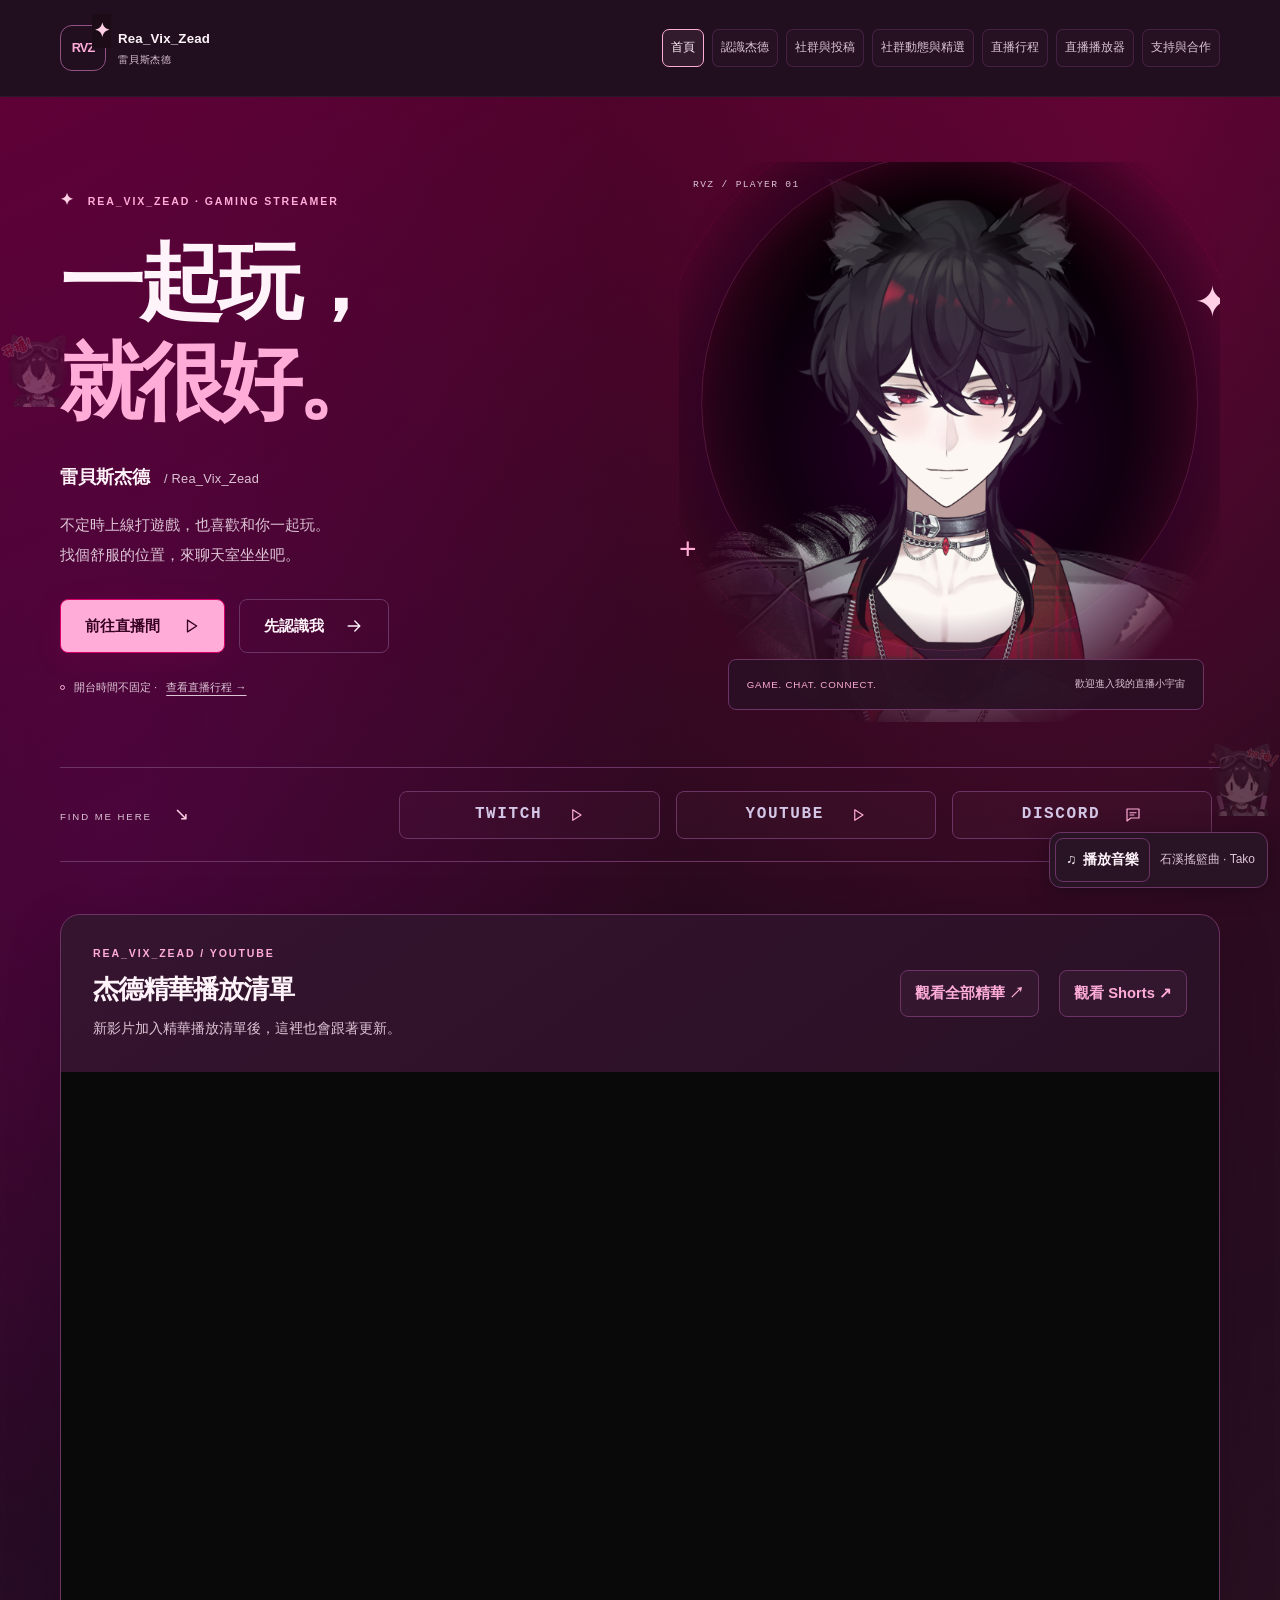
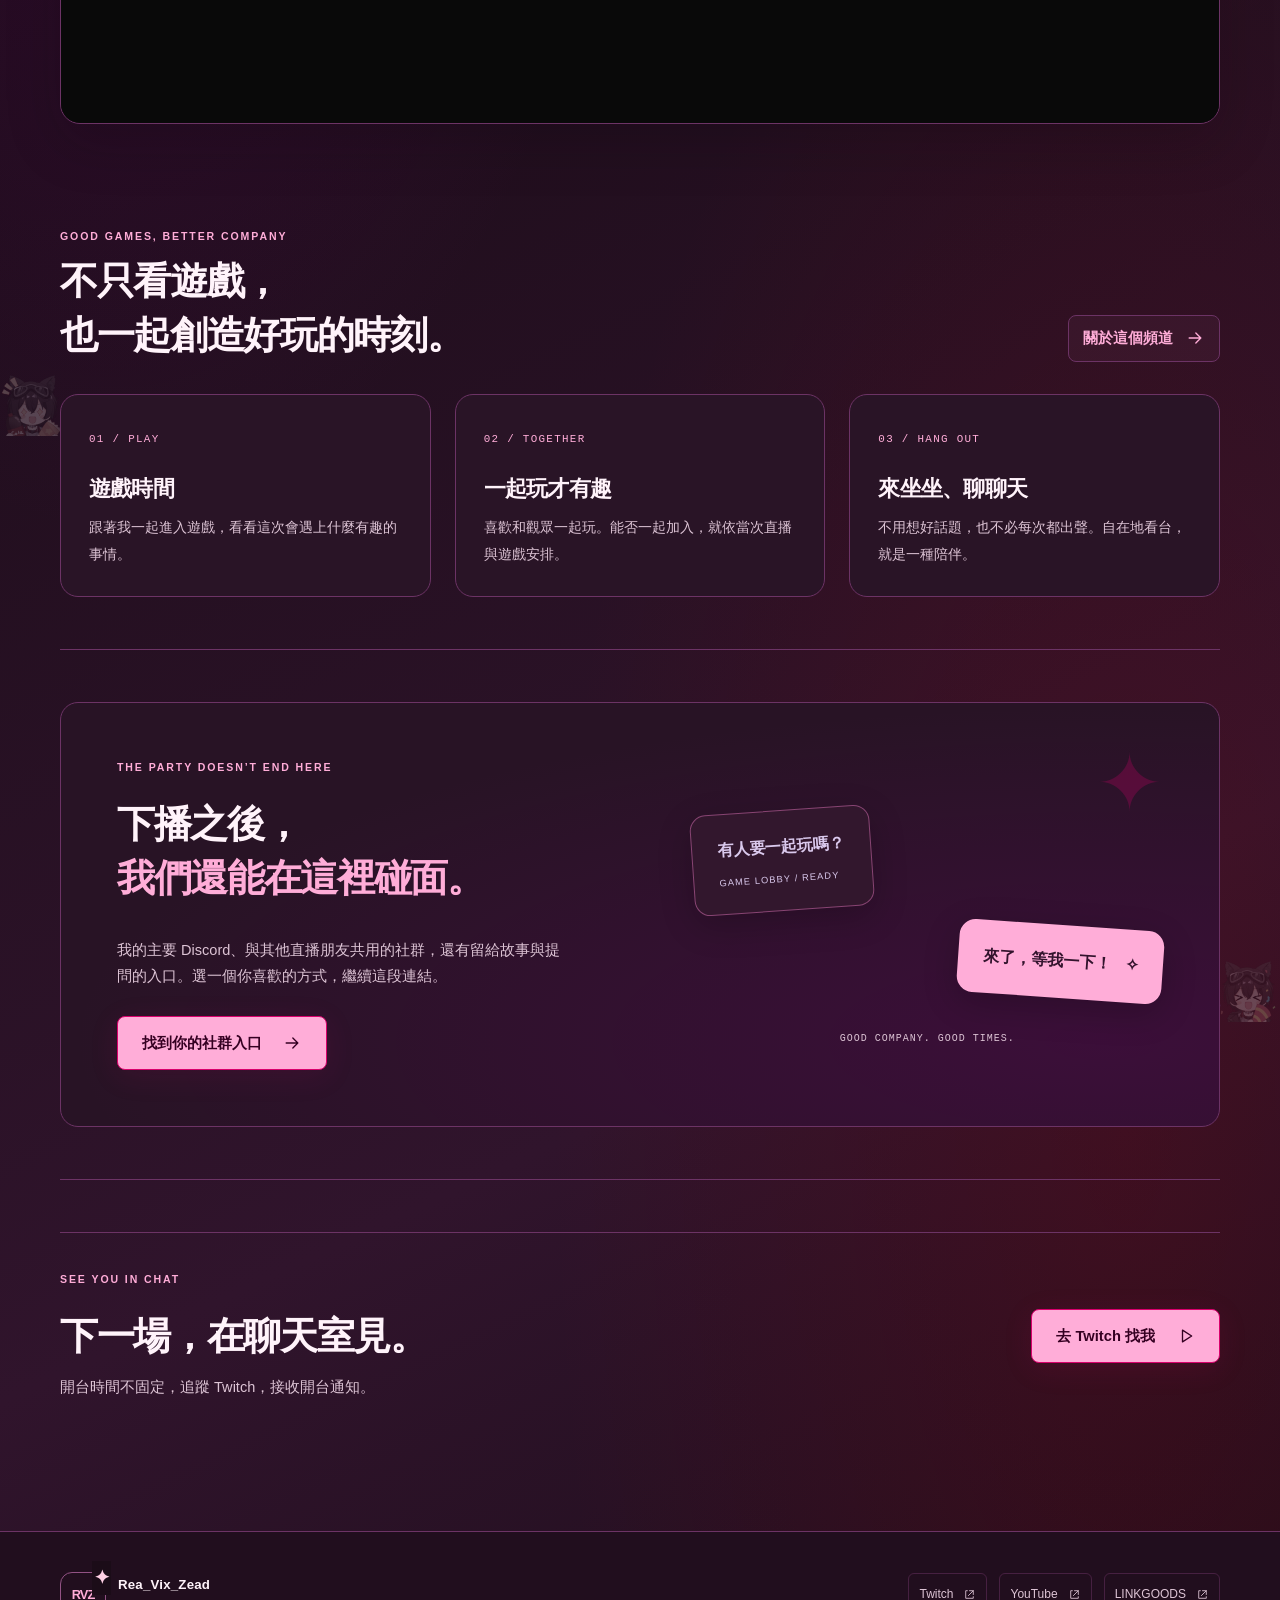
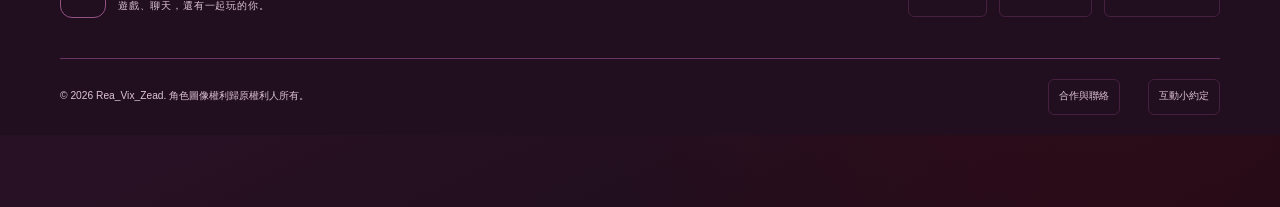
<file: index.html>
<!doctype html>
<html lang="zh-Hant"><head><meta charset="utf-8"><meta name="viewport" content="width=device-width,initial-scale=1"><meta name="theme-color" content="#1b0c18"><meta name="description" content="遊戲、聊天，還有一起玩的你。雷貝斯杰德 Rea_Vix_Zead 的 Twitch、社群與投稿入口。"><title>直播個人網站｜Rea_Vix_Zead 雷貝斯杰德</title><link rel="icon" href="assets/favicon.svg" type="image/svg+xml"><link rel="canonical" href="https://rea-vix-zead.github.io/ReaVixZead-Live/index.html"><meta property="og:type" content="website"><meta property="og:title" content="直播個人網站｜Rea_Vix_Zead"><meta property="og:description" content="遊戲、聊天，還有一起玩的你。雷貝斯杰德 Rea_Vix_Zead 的 Twitch、社群與投稿入口。"><meta property="og:url" content="https://rea-vix-zead.github.io/ReaVixZead-Live/index.html"><meta property="og:image" content="https://rea-vix-zead.github.io/ReaVixZead-Live/assets/avatar.jpg"><link rel="stylesheet" href="assets/site.css?v=cursor-1"><link rel="stylesheet" href="assets/music.css?v=20261118-mobile"><link rel="stylesheet" href="assets/refresh.css?v=20261117"></head>
<body><a class="skip-link" href="#main">跳至主要內容</a>
    <header class="site-header"><div class="header-inner container">
    <a href="index.html" class="brand" aria-label="Rea_Vix_Zead 首頁"><span class="brand-mark">RVZ<span>✦</span></span><span class="brand-name">Rea_Vix_Zead<small>雷貝斯杰德</small></span></a>
    <button class="menu-toggle" aria-label="開啟導覽選單" aria-controls="site-nav" aria-expanded="false"><span></span><span></span></button>
    <nav class="nav" id="site-nav" aria-label="主要導覽"><a href="index.html" aria-current="page">首頁</a><a href="about.html">認識杰德</a><a href="community.html">社群與投稿</a><a href="social.html">社群動態與精選</a><a href="schedule.html">直播行程</a><a href="watch.html">直播播放器</a><a href="support.html">支持與合作</a></nav>
    <a class="header-watch" href="https://www.twitch.tv/rea_vix_zead" target="_blank" rel="noopener noreferrer">前往 Twitch<svg viewBox="0 0 24 24" fill="none" stroke="currentColor" stroke-width="1.6" stroke-linecap="round" stroke-linejoin="round" aria-hidden="true"><path d="m9 5 11 7-11 7z"/></svg></a></div></header><main id="main">
<section class="hero container"><div class="hero-copy"><p class="eyebrow"><span class="tiny-star">✦</span> REA_VIX_ZEAD · GAMING STREAMER</p>
<h1>一起玩，<br><span>就很好。</span></h1><p class="hero-name">雷貝斯杰德 <span>/ Rea_Vix_Zead</span></p>
<p class="hero-description">不定時上線打遊戲，也喜歡和你一起玩。<br>找個舒服的位置，來聊天室坐坐吧。</p>
<div class="hero-actions"><a class="button" href="https://www.twitch.tv/rea_vix_zead" target="_blank" rel="noopener noreferrer">前往直播間<svg viewBox="0 0 24 24" fill="none" stroke="currentColor" stroke-width="1.6" stroke-linecap="round" stroke-linejoin="round" aria-hidden="true"><path d="m9 5 11 7-11 7z"/></svg></a><a class="button button-secondary" href="about.html">先認識我<svg viewBox="0 0 24 24" fill="none" stroke="currentColor" stroke-width="1.6" stroke-linecap="round" stroke-linejoin="round" aria-hidden="true"><path d="M5 12h14m-6-6 6 6-6 6"/></svg></a></div>
<p class="schedule-note"><span></span> 開台時間不固定 · <a href="schedule.html">查看直播行程 →</a></p></div>
<div class="portrait-stage"><div class="stage-orbit orbit-a"></div><div class="stage-orbit orbit-b"></div><div class="stage-grid"></div><span class="stage-coordinate">RVZ / PLAYER 01</span>
<img class="hero-portrait" src="assets/avatar.jpg" width="1484" height="1484" alt="Rea_Vix_Zead，黑髮紅眼的角色形象" fetchpriority="high">
<span class="stage-star star-a" aria-hidden="true">✦</span><span class="stage-star star-b" aria-hidden="true">+</span><div class="stage-caption"><span>GAME. CHAT. CONNECT.</span><small>歡迎進入我的直播小宇宙</small></div></div></section>
<section class="platform-rail container" aria-label="常用平台"><span class="rail-label">FIND ME HERE <span>↘</span></span><a class="rail-link" href="https://www.twitch.tv/rea_vix_zead" target="_blank" rel="noopener noreferrer">TWITCH<svg viewBox="0 0 24 24" fill="none" stroke="currentColor" stroke-width="1.6" stroke-linecap="round" stroke-linejoin="round" aria-hidden="true"><path d="m9 5 11 7-11 7z"/></svg></a><a class="rail-link" href="https://www.youtube.com/@雷貝斯傑德_Rea_Vix_Zead" target="_blank" rel="noopener noreferrer">YOUTUBE<svg viewBox="0 0 24 24" fill="none" stroke="currentColor" stroke-width="1.6" stroke-linecap="round" stroke-linejoin="round" aria-hidden="true"><path d="m9 5 11 7-11 7z"/></svg></a><a class="rail-link" href="https://discord.gg/UBVjfp7vX5" target="_blank" rel="noopener noreferrer">DISCORD<svg viewBox="0 0 24 24" fill="none" stroke="currentColor" stroke-width="1.6" stroke-linecap="round" stroke-linejoin="round" aria-hidden="true"><path d="M4 4h16v12H9l-5 4z"/><path d="M8 9h8M8 12h5"/></svg></a></section>
<section class="section container" id="highlights" aria-labelledby="highlights-title">
  <div class="schedule-shell" data-youtube-highlight="playlist">
    <div class="embed-heading">
      <div>
        <p class="eyebrow">REA_VIX_ZEAD / YOUTUBE</p>
        <h2 id="highlights-title">杰德精華播放清單</h2>
        <p>新影片加入精華播放清單後，這裡也會跟著更新。</p>
        <p data-highlight-placeholder>也可以使用下方連結，前往 YouTube 觀看。</p>
      </div>
      <div class="highlight-links" aria-label="精華觀看入口"><a class="text-link" href="https://www.youtube.com/playlist?list=PLDTGe-7_gr4g" target="_blank" rel="noopener noreferrer">觀看全部精華 ↗</a><a class="text-link" href="https://www.youtube.com/channel/UCh85GPynE9nx3BH2X5AWPXg/shorts" target="_blank" rel="noopener noreferrer">觀看 Shorts ↗</a></div>
    </div>
    <div class="twitch-frame" data-highlight-player hidden></div>
  </div>
</section>
<script src="assets/highlights.js?v=playlist-20261117" defer></script>

<section class="section container"><div class="section-heading"><div><p class="eyebrow">GOOD GAMES, BETTER COMPANY</p><h2>不只看遊戲，<br>也一起創造好玩的時刻。</h2></div><a class="text-link" href="about.html">關於這個頻道 <svg viewBox="0 0 24 24" fill="none" stroke="currentColor" stroke-width="1.6" stroke-linecap="round" stroke-linejoin="round" aria-hidden="true"><path d="M5 12h14m-6-6 6 6-6 6"/></svg></a></div>
<div class="experience-grid"><article class="experience"><span class="section-number">01 / PLAY</span><h3>遊戲時間</h3><p>跟著我一起進入遊戲，看看這次會遇上什麼有趣的事情。</p></article><article class="experience"><span class="section-number">02 / TOGETHER</span><h3>一起玩才有趣</h3><p>喜歡和觀眾一起玩。能否一起加入，就依當次直播與遊戲安排。</p></article><article class="experience"><span class="section-number">03 / HANG OUT</span><h3>來坐坐、聊聊天</h3><p>不用想好話題，也不必每次都出聲。自在地看台，就是一種陪伴。</p></article></div></section>
<section class="section container"><div class="community-feature"><div><p class="eyebrow">THE PARTY DOESN’T END HERE</p><h2>下播之後，<br><span>我們還能在這裡碰面。</span></h2><p>我的主要 Discord、與其他直播朋友共用的社群，還有留給故事與提問的入口。選一個你喜歡的方式，繼續這段連結。</p><a class="button " href="community.html">找到你的社群入口<svg viewBox="0 0 24 24" fill="none" stroke="currentColor" stroke-width="1.6" stroke-linecap="round" stroke-linejoin="round" aria-hidden="true"><path d="M5 12h14m-6-6 6 6-6 6"/></svg></a></div><div class="chat-art" aria-hidden="true"><span class="chat-art-star">✦</span><div class="bubble bubble-a">有人要一起玩嗎？<small>GAME LOBBY / READY</small></div><div class="bubble bubble-b">來了，等我一下！<span>✧</span></div><div class="chat-art-label">GOOD COMPANY. GOOD TIMES.</div></div></div></section>
<section class="section container"><div class="closing-strip"><div><p class="eyebrow">SEE YOU IN CHAT</p><h2>下一場，在聊天室見。</h2><p>開台時間不固定，追蹤 Twitch，接收開台通知。</p></div><a class="button" href="https://www.twitch.tv/rea_vix_zead" target="_blank" rel="noopener noreferrer">去 Twitch 找我<svg viewBox="0 0 24 24" fill="none" stroke="currentColor" stroke-width="1.6" stroke-linecap="round" stroke-linejoin="round" aria-hidden="true"><path d="m9 5 11 7-11 7z"/></svg></a></div></section></main><footer class="site-footer"><div class="container footer-top"><a class="brand" href="index.html"><span class="brand-mark">RVZ<span>✦</span></span><span class="brand-name">Rea_Vix_Zead<small>遊戲、聊天，還有一起玩的你。</small></span></a>
    <div class="footer-links"><a class="" href="https://www.twitch.tv/rea_vix_zead" target="_blank" rel="noopener noreferrer">Twitch<svg viewBox="0 0 24 24" fill="none" stroke="currentColor" stroke-width="1.6" stroke-linecap="round" stroke-linejoin="round" aria-hidden="true"><path d="M8 5H5v14h14v-3M12 5h7v7M10 14l9-9"/></svg></a><a class="" href="https://www.youtube.com/@雷貝斯傑德_Rea_Vix_Zead" target="_blank" rel="noopener noreferrer">YouTube<svg viewBox="0 0 24 24" fill="none" stroke="currentColor" stroke-width="1.6" stroke-linecap="round" stroke-linejoin="round" aria-hidden="true"><path d="M8 5H5v14h14v-3M12 5h7v7M10 14l9-9"/></svg></a><a class="" href="https://linkgoods.com/reavixzead" target="_blank" rel="noopener noreferrer">LINKGOODS<svg viewBox="0 0 24 24" fill="none" stroke="currentColor" stroke-width="1.6" stroke-linecap="round" stroke-linejoin="round" aria-hidden="true"><path d="M8 5H5v14h14v-3M12 5h7v7M10 14l9-9"/></svg></a></div></div>
    <div class="container footer-bottom"><p>© 2026 Rea_Vix_Zead. 角色圖像權利歸原權利人所有。</p><a href="support.html#contact">合作與聯絡</a><a href="about.html#guidelines">互動小約定</a></div></footer>
    <div class="toast" role="status" aria-live="polite" hidden></div><script src="assets/site.js?v=1" defer></script>
<div class="site-music" data-site-music hidden>
  <audio src="assets/stone-creek-lullaby.mp3" preload="none" loop></audio>
  <button type="button" class="button button-secondary" aria-describedby="site-music-track">
    <span aria-hidden="true">♫</span>
    <span data-music-action>播放音樂</span>
  </button>
  <span class="site-music-track" id="site-music-track">石溪搖籃曲 · Tako</span>
</div>
<script src="assets/music.js?v=20261117" defer></script></body></html>
</file>
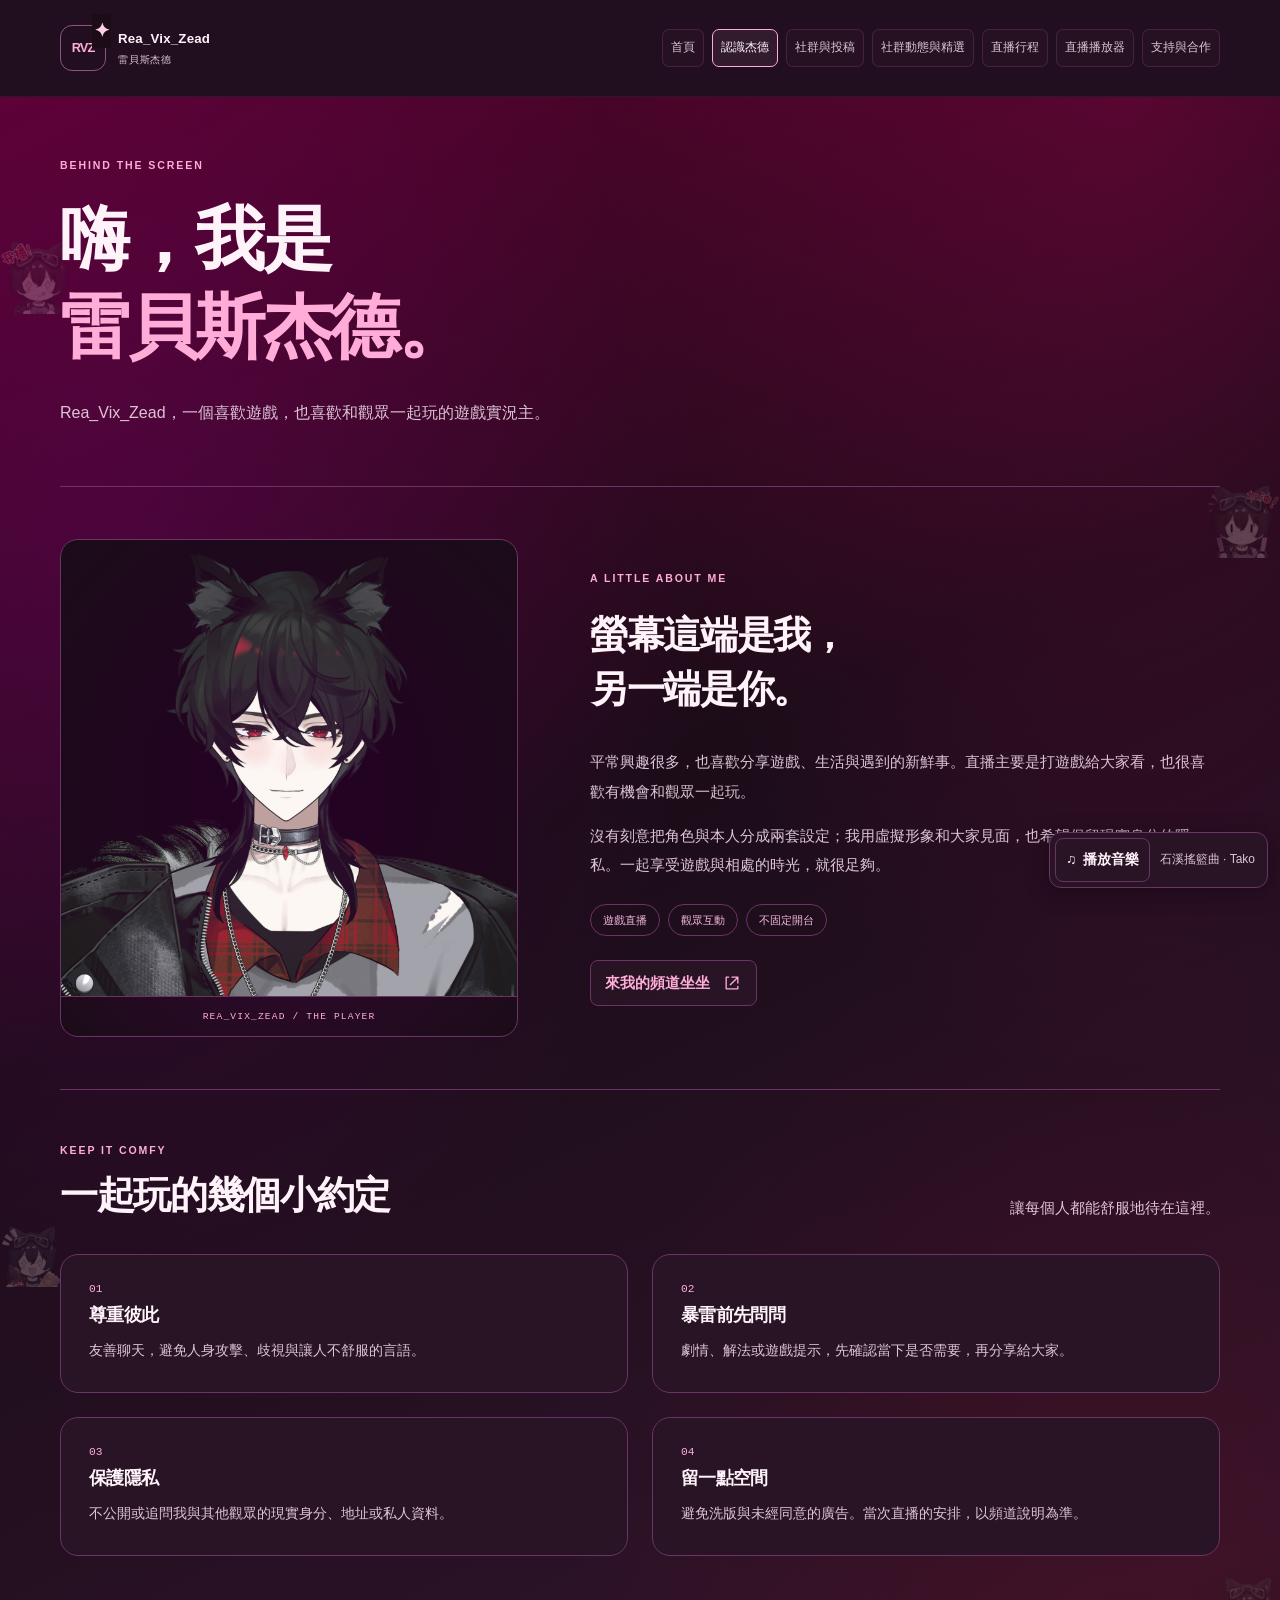
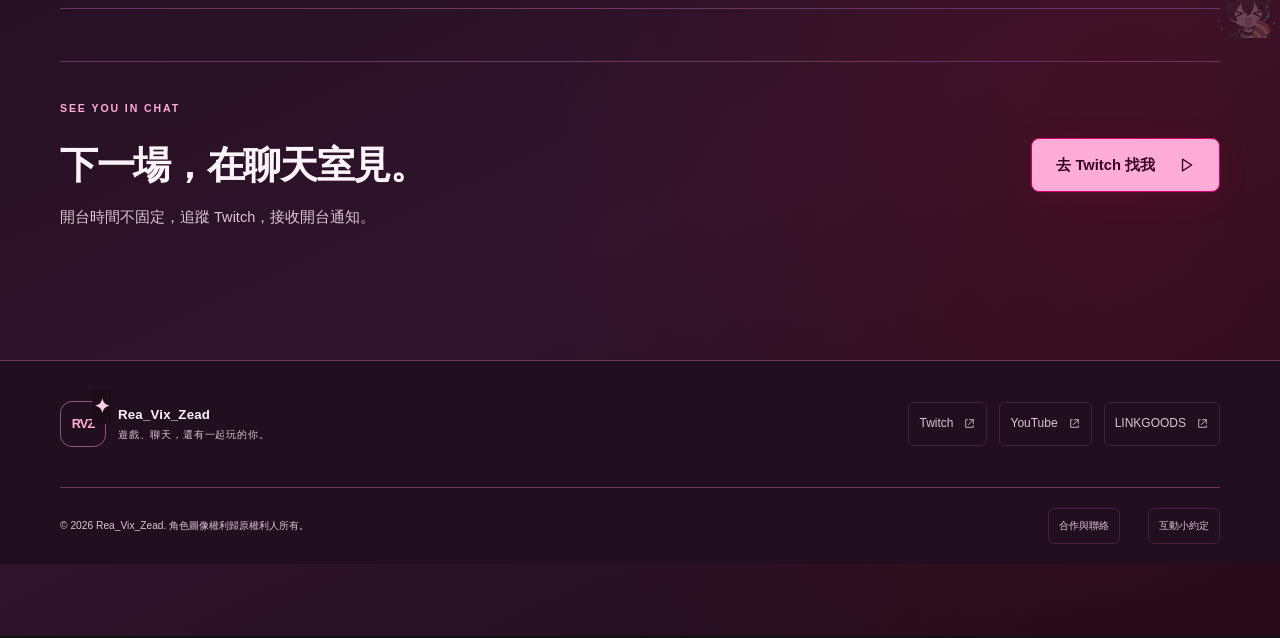
<file: about.html>
<!doctype html>
<html lang="zh-Hant"><head><meta charset="utf-8"><meta name="viewport" content="width=device-width,initial-scale=1"><meta name="theme-color" content="#1b0c18"><meta name="description" content="認識遊戲實況主雷貝斯杰德，以及直播互動的小約定。"><title>認識杰德｜Rea_Vix_Zead 雷貝斯杰德</title><link rel="icon" href="assets/favicon.svg" type="image/svg+xml"><link rel="canonical" href="https://rea-vix-zead.github.io/ReaVixZead-Live/about.html"><meta property="og:type" content="website"><meta property="og:title" content="認識杰德｜Rea_Vix_Zead"><meta property="og:description" content="認識遊戲實況主雷貝斯杰德，以及直播互動的小約定。"><meta property="og:url" content="https://rea-vix-zead.github.io/ReaVixZead-Live/about.html"><meta property="og:image" content="https://rea-vix-zead.github.io/ReaVixZead-Live/assets/avatar.jpg"><link rel="stylesheet" href="assets/site.css?v=cursor-1"><link rel="stylesheet" href="assets/music.css?v=20261118-mobile"><link rel="stylesheet" href="assets/refresh.css?v=20261117"></head>
<body><a class="skip-link" href="#main">跳至主要內容</a>
    <header class="site-header"><div class="header-inner container">
    <a href="index.html" class="brand" aria-label="Rea_Vix_Zead 首頁"><span class="brand-mark">RVZ<span>✦</span></span><span class="brand-name">Rea_Vix_Zead<small>雷貝斯杰德</small></span></a>
    <button class="menu-toggle" aria-label="開啟導覽選單" aria-controls="site-nav" aria-expanded="false"><span></span><span></span></button>
    <nav class="nav" id="site-nav" aria-label="主要導覽"><a href="index.html">首頁</a><a href="about.html" aria-current="page">認識杰德</a><a href="community.html">社群與投稿</a><a href="social.html">社群動態與精選</a><a href="schedule.html">直播行程</a><a href="watch.html">直播播放器</a><a href="support.html">支持與合作</a></nav>
    <a class="header-watch" href="https://www.twitch.tv/rea_vix_zead" target="_blank" rel="noopener noreferrer">前往 Twitch<svg viewBox="0 0 24 24" fill="none" stroke="currentColor" stroke-width="1.6" stroke-linecap="round" stroke-linejoin="round" aria-hidden="true"><path d="m9 5 11 7-11 7z"/></svg></a></div></header><main id="main"><section class="page-heading container"><p class="eyebrow">BEHIND THE SCREEN</p><h1>嗨，我是<br><span>雷貝斯杰德。</span></h1><p class="intro">Rea_Vix_Zead，一個喜歡遊戲，也喜歡和觀眾一起玩的遊戲實況主。</p></section>
<section class="section container"><div class="about-intro"><div class="about-picture"><img src="assets/avatar.jpg" width="1484" height="1484" alt="雷貝斯杰德的角色形象"><span>REA_VIX_ZEAD / THE PLAYER</span></div><div class="prose"><p class="eyebrow">A LITTLE ABOUT ME</p><h2>螢幕這端是我，<br>另一端是你。</h2><p>平常興趣很多，也喜歡分享遊戲、生活與遇到的新鮮事。直播主要是打遊戲給大家看，也很喜歡有機會和觀眾一起玩。</p><p>沒有刻意把角色與本人分成兩套設定；我用虛擬形象和大家見面，也希望保留現實身分的隱私。一起享受遊戲與相處的時光，就很足夠。</p><div class="identity-tags"><span>遊戲直播</span><span>觀眾互動</span><span>不固定開台</span></div><a class="text-link" href="https://www.twitch.tv/rea_vix_zead" target="_blank" rel="noopener noreferrer">來我的頻道坐坐<svg viewBox="0 0 24 24" fill="none" stroke="currentColor" stroke-width="1.6" stroke-linecap="round" stroke-linejoin="round" aria-hidden="true"><path d="M8 5H5v14h14v-3M12 5h7v7M10 14l9-9"/></svg></a></div></div></section>
<section class="section container" id="guidelines"><div class="section-heading"><div><p class="eyebrow">KEEP IT COMFY</p><h2>一起玩的幾個小約定</h2></div><p>讓每個人都能舒服地待在這裡。</p></div><div class="rules-grid"><article><span>01</span><h3>尊重彼此</h3><p>友善聊天，避免人身攻擊、歧視與讓人不舒服的言語。</p></article><article><span>02</span><h3>暴雷前先問問</h3><p>劇情、解法或遊戲提示，先確認當下是否需要，再分享給大家。</p></article><article><span>03</span><h3>保護隱私</h3><p>不公開或追問我與其他觀眾的現實身分、地址或私人資料。</p></article><article><span>04</span><h3>留一點空間</h3><p>避免洗版與未經同意的廣告。當次直播的安排，以頻道說明為準。</p></article></div></section><section class="section container"><div class="closing-strip"><div><p class="eyebrow">SEE YOU IN CHAT</p><h2>下一場，在聊天室見。</h2><p>開台時間不固定，追蹤 Twitch，接收開台通知。</p></div><a class="button" href="https://www.twitch.tv/rea_vix_zead" target="_blank" rel="noopener noreferrer">去 Twitch 找我<svg viewBox="0 0 24 24" fill="none" stroke="currentColor" stroke-width="1.6" stroke-linecap="round" stroke-linejoin="round" aria-hidden="true"><path d="m9 5 11 7-11 7z"/></svg></a></div></section></main><footer class="site-footer"><div class="container footer-top"><a class="brand" href="index.html"><span class="brand-mark">RVZ<span>✦</span></span><span class="brand-name">Rea_Vix_Zead<small>遊戲、聊天，還有一起玩的你。</small></span></a>
    <div class="footer-links"><a class="" href="https://www.twitch.tv/rea_vix_zead" target="_blank" rel="noopener noreferrer">Twitch<svg viewBox="0 0 24 24" fill="none" stroke="currentColor" stroke-width="1.6" stroke-linecap="round" stroke-linejoin="round" aria-hidden="true"><path d="M8 5H5v14h14v-3M12 5h7v7M10 14l9-9"/></svg></a><a class="" href="https://www.youtube.com/@雷貝斯傑德_Rea_Vix_Zead" target="_blank" rel="noopener noreferrer">YouTube<svg viewBox="0 0 24 24" fill="none" stroke="currentColor" stroke-width="1.6" stroke-linecap="round" stroke-linejoin="round" aria-hidden="true"><path d="M8 5H5v14h14v-3M12 5h7v7M10 14l9-9"/></svg></a><a class="" href="https://linkgoods.com/reavixzead" target="_blank" rel="noopener noreferrer">LINKGOODS<svg viewBox="0 0 24 24" fill="none" stroke="currentColor" stroke-width="1.6" stroke-linecap="round" stroke-linejoin="round" aria-hidden="true"><path d="M8 5H5v14h14v-3M12 5h7v7M10 14l9-9"/></svg></a></div></div>
    <div class="container footer-bottom"><p>© 2026 Rea_Vix_Zead. 角色圖像權利歸原權利人所有。</p><a href="support.html#contact">合作與聯絡</a><a href="about.html#guidelines">互動小約定</a></div></footer>
    <div class="toast" role="status" aria-live="polite" hidden></div><script src="assets/site.js?v=1" defer></script>
<div class="site-music" data-site-music hidden>
  <audio src="assets/stone-creek-lullaby.mp3" preload="none" loop></audio>
  <button type="button" class="button button-secondary" aria-describedby="site-music-track">
    <span aria-hidden="true">♫</span>
    <span data-music-action>播放音樂</span>
  </button>
  <span class="site-music-track" id="site-music-track">石溪搖籃曲 · Tako</span>
</div>
<script src="assets/music.js?v=20261117" defer></script></body></html>
</file>
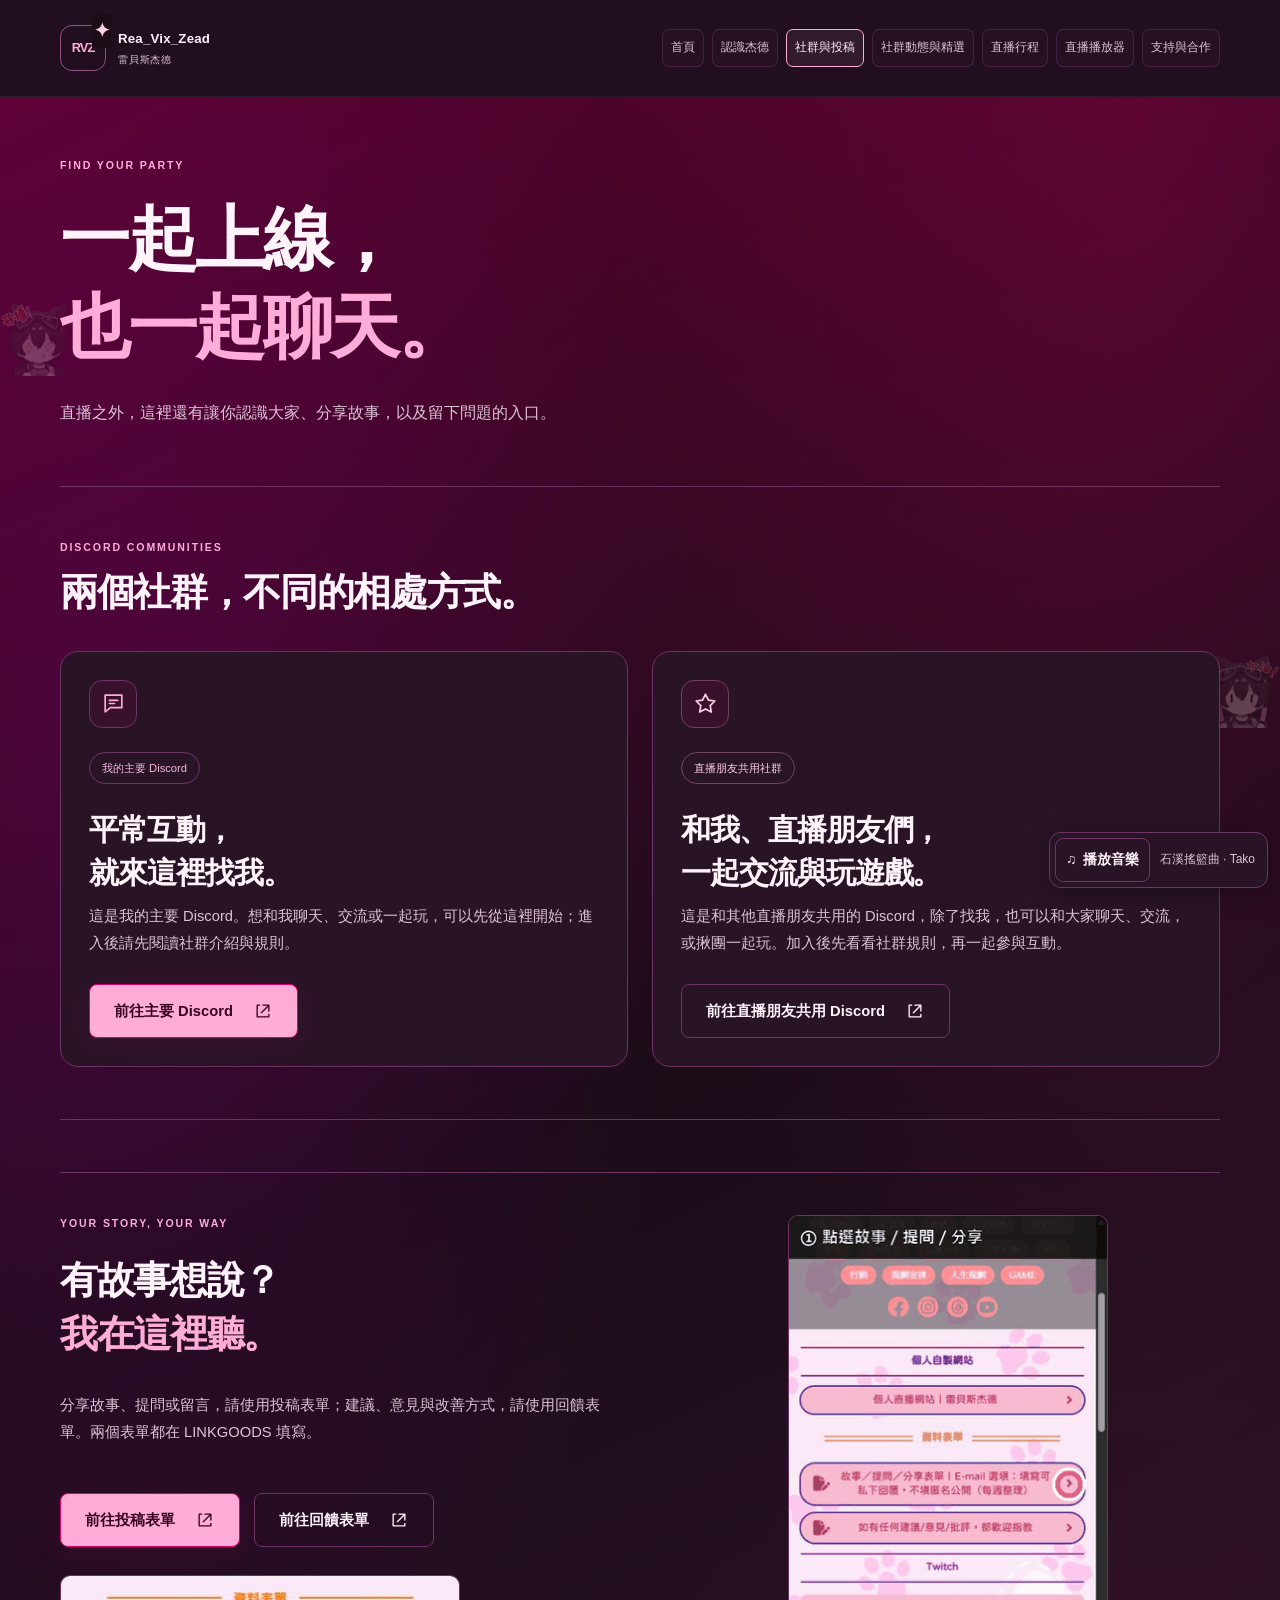
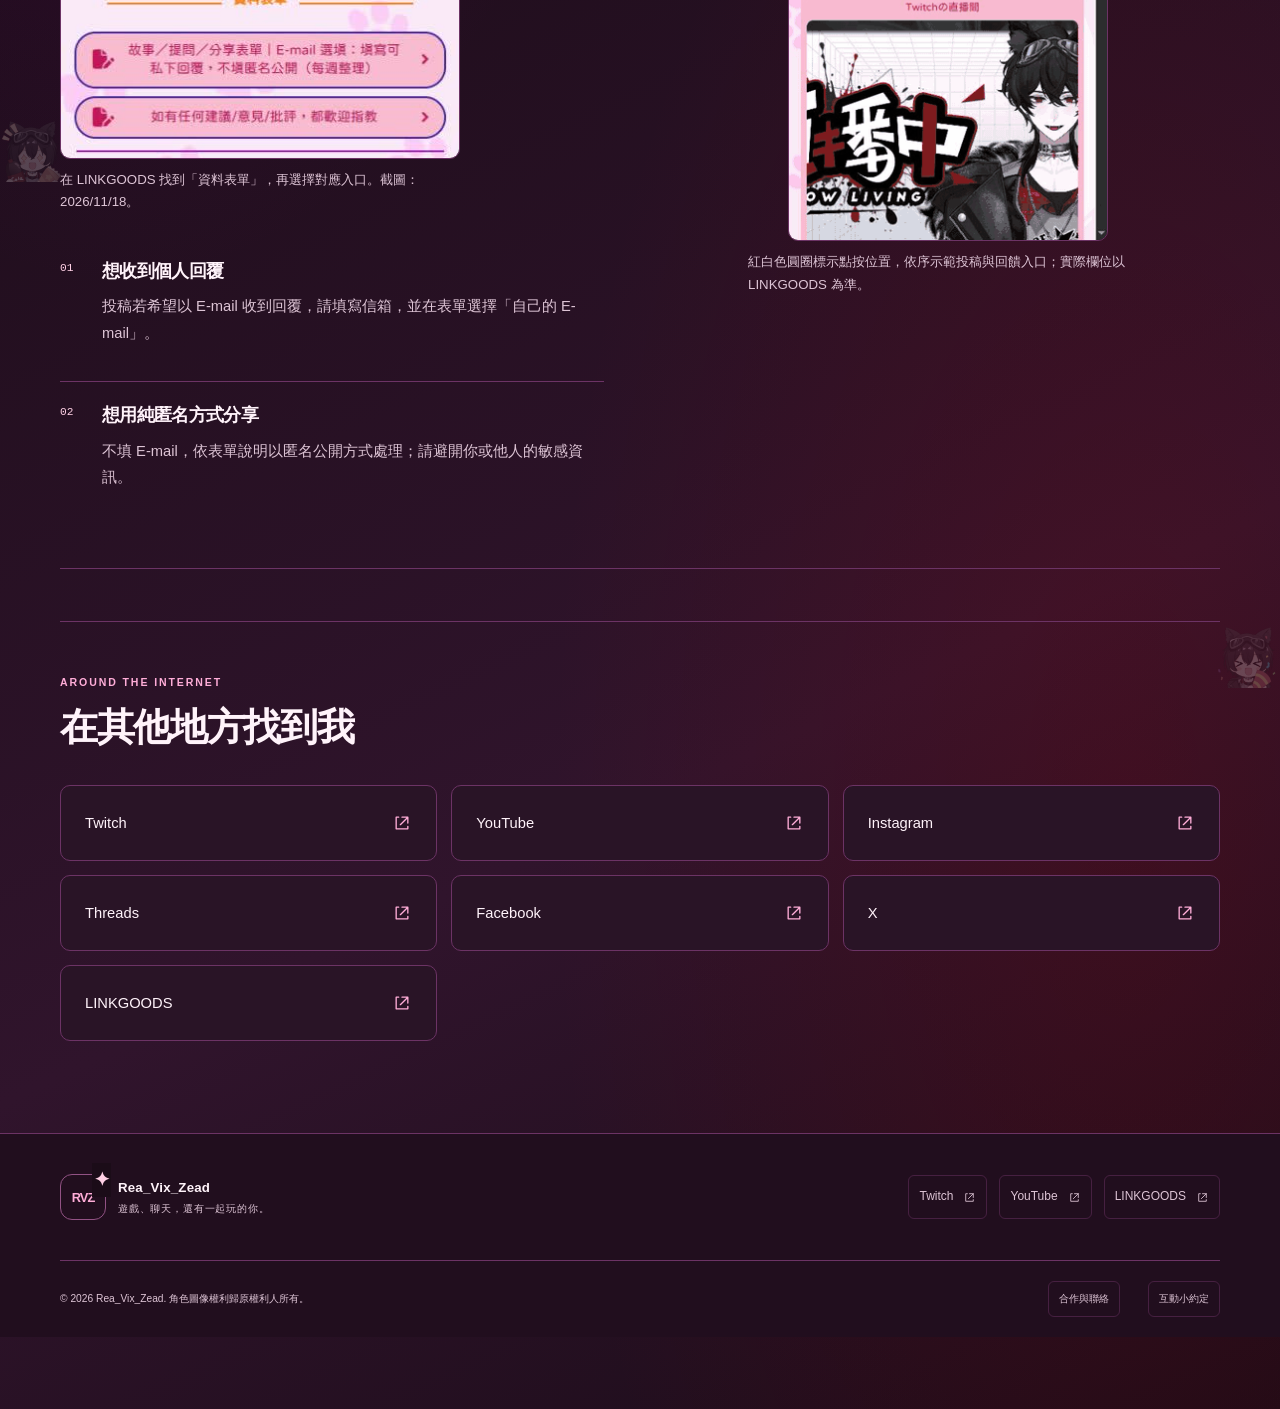
<file: community.html>
<!doctype html>
<html lang="zh-Hant"><head><meta charset="utf-8"><meta name="viewport" content="width=device-width,initial-scale=1"><meta name="theme-color" content="#1b0c18"><meta name="description" content="找到我的主要 Discord、與其他直播朋友共用的社群，以及故事投稿與其他平台入口。"><title>社群與投稿｜Rea_Vix_Zead 雷貝斯杰德</title><link rel="icon" href="assets/favicon.svg" type="image/svg+xml"><link rel="canonical" href="https://rea-vix-zead.github.io/ReaVixZead-Live/community.html"><meta property="og:type" content="website"><meta property="og:title" content="社群與投稿｜Rea_Vix_Zead"><meta property="og:description" content="找到我的主要 Discord、與其他直播朋友共用的社群，以及故事投稿與其他平台入口。"><meta property="og:url" content="https://rea-vix-zead.github.io/ReaVixZead-Live/community.html"><meta property="og:image" content="https://rea-vix-zead.github.io/ReaVixZead-Live/assets/avatar.jpg"><link rel="stylesheet" href="assets/site.css?v=cursor-1"><link rel="stylesheet" href="assets/music.css?v=20261118-mobile"><link rel="stylesheet" href="assets/refresh.css?v=20261117"><link rel="stylesheet" href="assets/forms.css?v=20261118-side"></head>
<body><a class="skip-link" href="#main">跳至主要內容</a>
    <header class="site-header"><div class="header-inner container">
    <a href="index.html" class="brand" aria-label="Rea_Vix_Zead 首頁"><span class="brand-mark">RVZ<span>✦</span></span><span class="brand-name">Rea_Vix_Zead<small>雷貝斯杰德</small></span></a>
    <button class="menu-toggle" aria-label="開啟導覽選單" aria-controls="site-nav" aria-expanded="false"><span></span><span></span></button>
    <nav class="nav" id="site-nav" aria-label="主要導覽"><a href="index.html">首頁</a><a href="about.html">認識杰德</a><a href="community.html" aria-current="page">社群與投稿</a><a href="social.html">社群動態與精選</a><a href="schedule.html">直播行程</a><a href="watch.html">直播播放器</a><a href="support.html">支持與合作</a></nav>
    <a class="header-watch" href="https://www.twitch.tv/rea_vix_zead" target="_blank" rel="noopener noreferrer">前往 Twitch<svg viewBox="0 0 24 24" fill="none" stroke="currentColor" stroke-width="1.6" stroke-linecap="round" stroke-linejoin="round" aria-hidden="true"><path d="m9 5 11 7-11 7z"/></svg></a></div></header><main id="main"><section class="page-heading container"><p class="eyebrow">FIND YOUR PARTY</p><h1>一起上線，<br><span>也一起聊天。</span></h1><p class="intro">直播之外，這裡還有讓你認識大家、分享故事，以及留下問題的入口。</p></section>
<section class="section container"><div class="section-heading"><div><p class="eyebrow">DISCORD COMMUNITIES</p><h2>兩個社群，不同的相處方式。</h2></div></div><div class="community-grid"><article class="community-card"><div class="card-icon"><svg viewBox="0 0 24 24" fill="none" stroke="currentColor" stroke-width="1.6" stroke-linecap="round" stroke-linejoin="round" aria-hidden="true"><path d="M4 4h16v12H9l-5 4z"/><path d="M8 9h8M8 12h5"/></svg></div><span class="pill">我的主要 Discord</span><h3>平常互動，<br>就來這裡找我。</h3><p>這是我的主要 Discord。想和我聊天、交流或一起玩，可以先從這裡開始；進入後請先閱讀社群介紹與規則。</p><a class="button" href="https://discord.gg/UBVjfp7vX5" target="_blank" rel="noopener noreferrer">前往主要 Discord<svg viewBox="0 0 24 24" fill="none" stroke="currentColor" stroke-width="1.6" stroke-linecap="round" stroke-linejoin="round" aria-hidden="true"><path d="M8 5H5v14h14v-3M12 5h7v7M10 14l9-9"/></svg></a></article><article class="community-card members-card"><div class="card-icon"><svg viewBox="0 0 24 24" fill="none" stroke="currentColor" stroke-width="1.6" stroke-linecap="round" stroke-linejoin="round" aria-hidden="true"><path d="m12 3 2.8 5.7 6.2.9-4.5 4.4 1.1 6.2-5.6-3-5.6 3 1.1-6.2L3 9.6l6.2-.9Z"/></svg></div><span class="pill">直播朋友共用社群</span><h3>和我、直播朋友們，<br>一起交流與玩遊戲。</h3><p>這是和其他直播朋友共用的 Discord，除了找我，也可以和大家聊天、交流，或揪團一起玩。加入後先看看社群規則，再一起參與互動。</p><a class="button button-secondary" href="https://discord.gg/FZmGSzxWY2" target="_blank" rel="noopener noreferrer">前往直播朋友共用 Discord<svg viewBox="0 0 24 24" fill="none" stroke="currentColor" stroke-width="1.6" stroke-linecap="round" stroke-linejoin="round" aria-hidden="true"><path d="M8 5H5v14h14v-3M12 5h7v7M10 14l9-9"/></svg></a></article></div></section>
<section class="section container"><div class="story-panel"><div><p class="eyebrow">YOUR STORY, YOUR WAY</p><h2>有故事想說？<br><span>我在這裡聽。</span></h2><p>分享故事、提問或留言，請使用投稿表單；建議、意見與改善方式，請使用回饋表單。兩個表單都在 LINKGOODS 填寫。</p><div class="hero-actions"><a class="button" href="https://url.linkgoods.com/GxOaKl" target="_blank" rel="noopener noreferrer">前往投稿表單<svg viewBox="0 0 24 24" fill="none" stroke="currentColor" stroke-width="1.6" stroke-linecap="round" stroke-linejoin="round" aria-hidden="true"><path d="M8 5H5v14h14v-3M12 5h7v7M10 14l9-9"/></svg></a><a class="button button-secondary" href="https://url.linkgoods.com/1CUsY7" target="_blank" rel="noopener noreferrer">前往回饋表單<svg viewBox="0 0 24 24" fill="none" stroke="currentColor" stroke-width="1.6" stroke-linecap="round" stroke-linejoin="round" aria-hidden="true"><path d="M8 5H5v14h14v-3M12 5h7v7M10 14l9-9"/></svg></a></div><figure class="form-guide"><img src="assets/linkgoods-forms-location.jpg" width="400" height="182" loading="lazy" alt="LINKGOODS 的資料表單區：上方為故事、提問與分享，下方為建議及意見回饋。"><figcaption>在 LINKGOODS 找到「資料表單」，再選擇對應入口。截圖：2026/11/18。</figcaption></figure><div class="story-notes"><div><span>01</span><h3>想收到個人回覆</h3><p>投稿若希望以 E-mail 收到回覆，請填寫信箱，並在表單選擇「自己的 E-mail」。</p></div><div><span>02</span><h3>想用純匿名方式分享</h3><p>不填 E-mail，依表單說明以匿名公開方式處理；請避開你或他人的敏感資訊。</p></div></div></div><figure class="form-guide-demo" aria-label="表單操作示範"><img src="assets/linkgoods-forms-guide.gif?v=20261118-zh-tap" width="320" height="628" loading="lazy" alt="操作示範：找到資料表單，開啟故事投稿，返回後開啟意見回饋。"><figcaption>紅白色圓圈標示點按位置，依序示範投稿與回饋入口；實際欄位以 LINKGOODS 為準。</figcaption></figure></div></section>
<section class="section container"><div class="section-heading"><div><p class="eyebrow">AROUND THE INTERNET</p><h2>在其他地方找到我</h2></div></div><div class="social-grid"><a class="social-link" href="https://www.twitch.tv/rea_vix_zead" target="_blank" rel="noopener noreferrer">Twitch<svg viewBox="0 0 24 24" fill="none" stroke="currentColor" stroke-width="1.6" stroke-linecap="round" stroke-linejoin="round" aria-hidden="true"><path d="M8 5H5v14h14v-3M12 5h7v7M10 14l9-9"/></svg></a><a class="social-link" href="https://www.youtube.com/@雷貝斯傑德_Rea_Vix_Zead" target="_blank" rel="noopener noreferrer">YouTube<svg viewBox="0 0 24 24" fill="none" stroke="currentColor" stroke-width="1.6" stroke-linecap="round" stroke-linejoin="round" aria-hidden="true"><path d="M8 5H5v14h14v-3M12 5h7v7M10 14l9-9"/></svg></a><a class="social-link" href="https://www.instagram.com/rea_vix_zead/" target="_blank" rel="noopener noreferrer">Instagram<svg viewBox="0 0 24 24" fill="none" stroke="currentColor" stroke-width="1.6" stroke-linecap="round" stroke-linejoin="round" aria-hidden="true"><path d="M8 5H5v14h14v-3M12 5h7v7M10 14l9-9"/></svg></a><a class="social-link" href="https://www.threads.com/@rea_vix_zead" target="_blank" rel="noopener noreferrer">Threads<svg viewBox="0 0 24 24" fill="none" stroke="currentColor" stroke-width="1.6" stroke-linecap="round" stroke-linejoin="round" aria-hidden="true"><path d="M8 5H5v14h14v-3M12 5h7v7M10 14l9-9"/></svg></a><a class="social-link" href="https://www.facebook.com/ReaVixZead/" target="_blank" rel="noopener noreferrer">Facebook<svg viewBox="0 0 24 24" fill="none" stroke="currentColor" stroke-width="1.6" stroke-linecap="round" stroke-linejoin="round" aria-hidden="true"><path d="M8 5H5v14h14v-3M12 5h7v7M10 14l9-9"/></svg></a><a class="social-link" href="https://x.com/Rea_Vix_Ze_ad" target="_blank" rel="noopener noreferrer">X<svg viewBox="0 0 24 24" fill="none" stroke="currentColor" stroke-width="1.6" stroke-linecap="round" stroke-linejoin="round" aria-hidden="true"><path d="M8 5H5v14h14v-3M12 5h7v7M10 14l9-9"/></svg></a><a class="social-link" href="https://linkgoods.com/reavixzead" target="_blank" rel="noopener noreferrer">LINKGOODS<svg viewBox="0 0 24 24" fill="none" stroke="currentColor" stroke-width="1.6" stroke-linecap="round" stroke-linejoin="round" aria-hidden="true"><path d="M8 5H5v14h14v-3M12 5h7v7M10 14l9-9"/></svg></a></div></section></main><footer class="site-footer"><div class="container footer-top"><a class="brand" href="index.html"><span class="brand-mark">RVZ<span>✦</span></span><span class="brand-name">Rea_Vix_Zead<small>遊戲、聊天，還有一起玩的你。</small></span></a>
    <div class="footer-links"><a class="" href="https://www.twitch.tv/rea_vix_zead" target="_blank" rel="noopener noreferrer">Twitch<svg viewBox="0 0 24 24" fill="none" stroke="currentColor" stroke-width="1.6" stroke-linecap="round" stroke-linejoin="round" aria-hidden="true"><path d="M8 5H5v14h14v-3M12 5h7v7M10 14l9-9"/></svg></a><a class="" href="https://www.youtube.com/@雷貝斯傑德_Rea_Vix_Zead" target="_blank" rel="noopener noreferrer">YouTube<svg viewBox="0 0 24 24" fill="none" stroke="currentColor" stroke-width="1.6" stroke-linecap="round" stroke-linejoin="round" aria-hidden="true"><path d="M8 5H5v14h14v-3M12 5h7v7M10 14l9-9"/></svg></a><a class="" href="https://linkgoods.com/reavixzead" target="_blank" rel="noopener noreferrer">LINKGOODS<svg viewBox="0 0 24 24" fill="none" stroke="currentColor" stroke-width="1.6" stroke-linecap="round" stroke-linejoin="round" aria-hidden="true"><path d="M8 5H5v14h14v-3M12 5h7v7M10 14l9-9"/></svg></a></div></div>
    <div class="container footer-bottom"><p>© 2026 Rea_Vix_Zead. 角色圖像權利歸原權利人所有。</p><a href="support.html#contact">合作與聯絡</a><a href="about.html#guidelines">互動小約定</a></div></footer>
    <div class="toast" role="status" aria-live="polite" hidden></div><script src="assets/site.js?v=1" defer></script>
<div class="site-music" data-site-music hidden>
  <audio src="assets/stone-creek-lullaby.mp3" preload="none" loop></audio>
  <button type="button" class="button button-secondary" aria-describedby="site-music-track">
    <span aria-hidden="true">♫</span>
    <span data-music-action>播放音樂</span>
  </button>
  <span class="site-music-track" id="site-music-track">石溪搖籃曲 · Tako</span>
</div>
<script src="assets/music.js?v=20261117" defer></script></body></html>
</file>
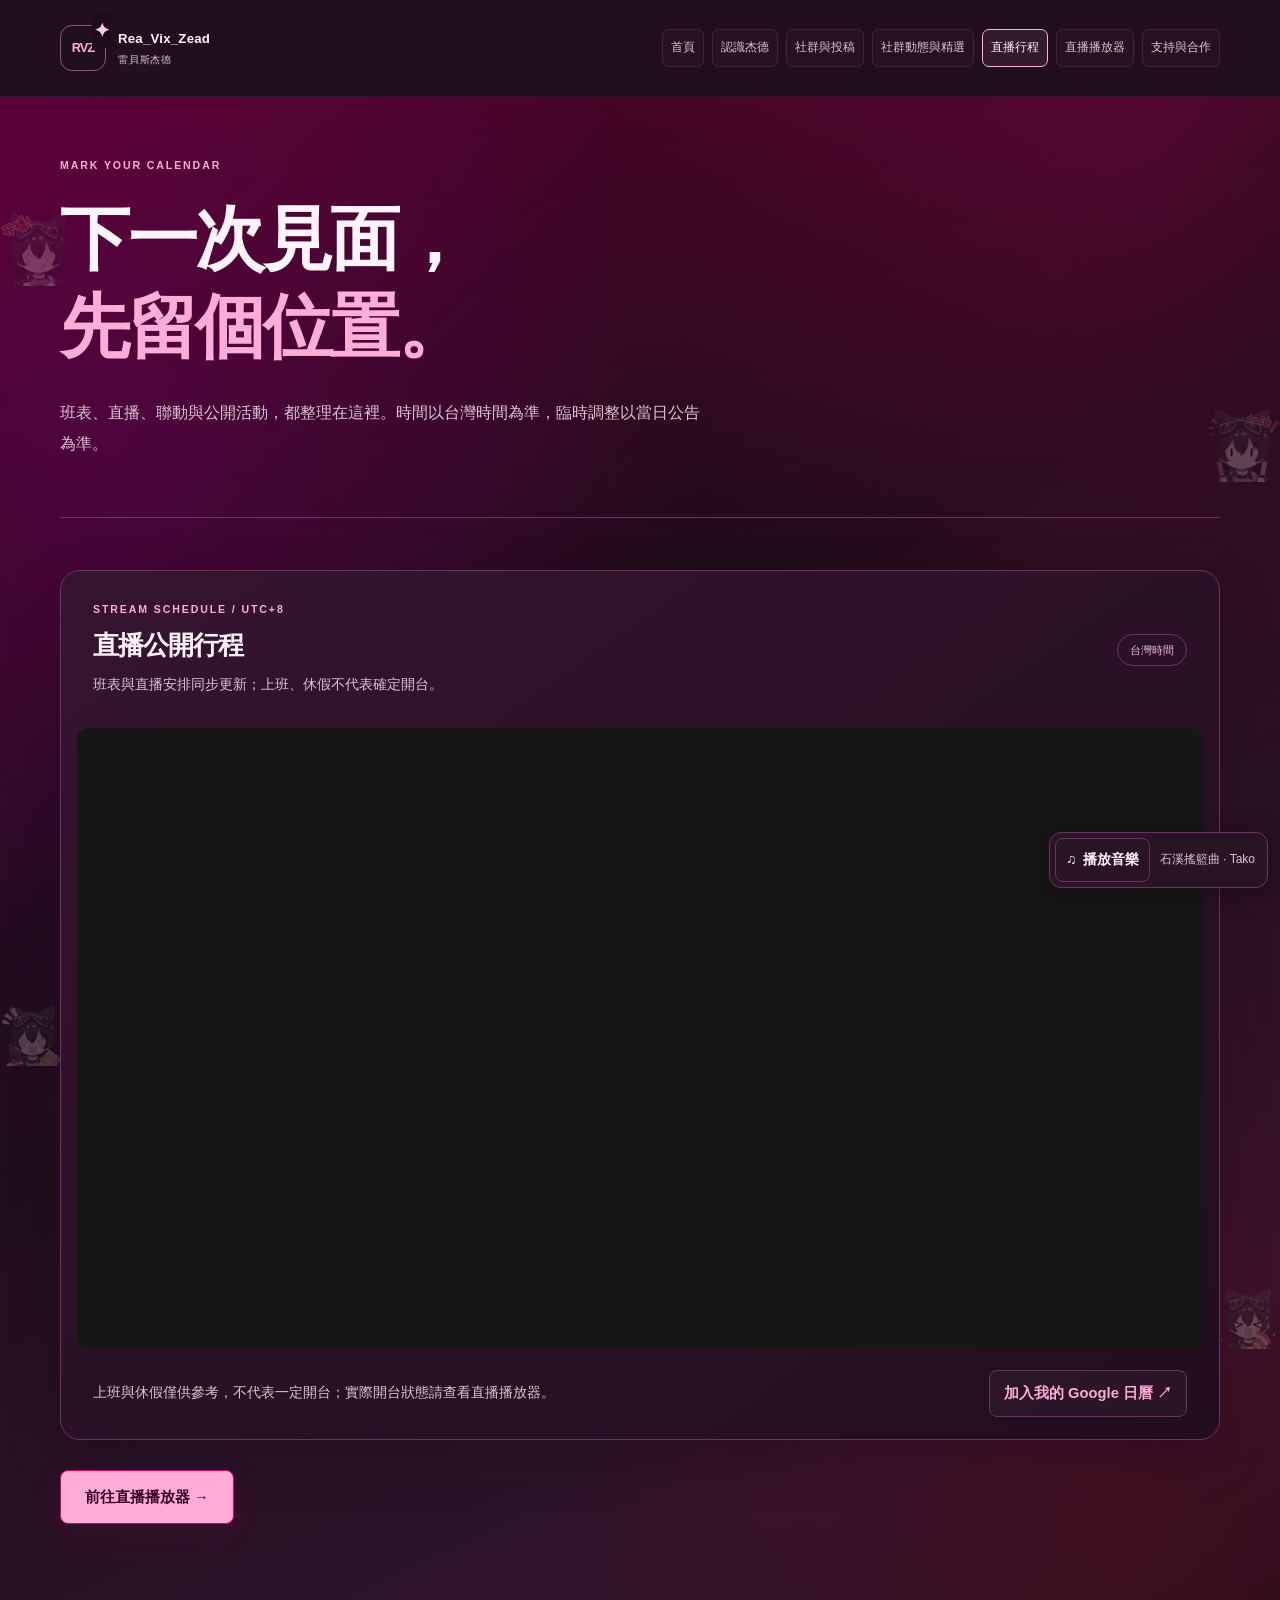
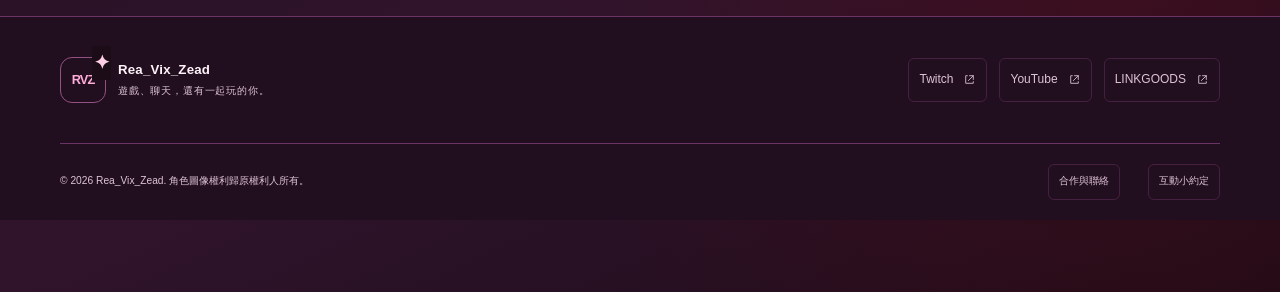
<file: schedule.html>
<!doctype html>
<html lang="zh-Hant"><head><meta charset="utf-8"><meta name="viewport" content="width=device-width,initial-scale=1"><meta name="theme-color" content="#1b0c18"><meta name="description" content="雷貝斯杰德的公開直播與聯動行程，與 Google 日曆同步。"><title>直播行程｜Rea_Vix_Zead 雷貝斯杰德</title><link rel="icon" href="assets/favicon.svg" type="image/svg+xml"><link rel="canonical" href="https://rea-vix-zead.github.io/ReaVixZead-Live/schedule.html"><meta property="og:type" content="website"><meta property="og:title" content="直播行程｜Rea_Vix_Zead"><meta property="og:description" content="雷貝斯杰德的公開直播與聯動行程，與 Google 日曆同步。"><meta property="og:url" content="https://rea-vix-zead.github.io/ReaVixZead-Live/schedule.html"><meta property="og:image" content="https://rea-vix-zead.github.io/ReaVixZead-Live/assets/avatar.jpg"><link rel="stylesheet" href="assets/site.css?v=cursor-1"><link rel="stylesheet" href="assets/music.css?v=20261118-mobile"><link rel="stylesheet" href="assets/refresh.css?v=20261117"></head>
<body><a class="skip-link" href="#main">跳至主要內容</a>
    <header class="site-header"><div class="header-inner container">
    <a href="index.html" class="brand" aria-label="Rea_Vix_Zead 首頁"><span class="brand-mark">RVZ<span>✦</span></span><span class="brand-name">Rea_Vix_Zead<small>雷貝斯杰德</small></span></a>
    <button class="menu-toggle" aria-label="開啟導覽選單" aria-controls="site-nav" aria-expanded="false"><span></span><span></span></button>
    <nav class="nav" id="site-nav" aria-label="主要導覽"><a href="index.html">首頁</a><a href="about.html">認識杰德</a><a href="community.html">社群與投稿</a><a href="social.html">社群動態與精選</a><a href="schedule.html" aria-current="page">直播行程</a><a href="watch.html">直播播放器</a><a href="support.html">支持與合作</a></nav>
    <a class="header-watch" href="https://www.twitch.tv/rea_vix_zead" target="_blank" rel="noopener noreferrer">前往 Twitch<svg viewBox="0 0 24 24" fill="none" stroke="currentColor" stroke-width="1.6" stroke-linecap="round" stroke-linejoin="round" aria-hidden="true"><path d="m9 5 11 7-11 7z"/></svg></a></div></header><main id="main">
<section class="page-heading container"><p class="eyebrow">MARK YOUR CALENDAR</p><h1>下一次見面，<br><span>先留個位置。</span></h1><p class="intro">班表、直播、聯動與公開活動，都整理在這裡。時間以台灣時間為準，臨時調整以當日公告為準。</p></section>
<section class="section container"><div class="schedule-shell"><div class="embed-heading"><div><p class="eyebrow">STREAM SCHEDULE / UTC+8</p><h2>直播公開行程</h2><p>班表與直播安排同步更新；上班、休假不代表確定開台。</p></div><span class="pill">台灣時間</span></div><div class="calendar-frame"><iframe id="stream-calendar" data-calendar-src="https://calendar.google.com/calendar/embed?src=0268e21a4c94b317f41bbc749126deae89965b52a3d47eb9fd595a81f1c100a2%40group.calendar.google.com&amp;ctz=Asia%2FTaipei&amp;hl=zh_TW&amp;bgcolor=%23fff3fa&amp;color=%23750075&amp;showTitle=0&amp;showPrint=0&amp;showTabs=0&amp;showCalendars=0&amp;showTz=0&amp;mode=MONTH" title="雷貝斯杰德直播公開行程" src="https://calendar.google.com/calendar/embed?src=0268e21a4c94b317f41bbc749126deae89965b52a3d47eb9fd595a81f1c100a2%40group.calendar.google.com&amp;ctz=Asia%2FTaipei&amp;hl=zh_TW&amp;bgcolor=%23fff3fa&amp;color=%23750075&amp;showTitle=0&amp;showPrint=0&amp;showTabs=0&amp;showCalendars=0&amp;showTz=0&amp;mode=AGENDA" loading="lazy"></iframe></div><div class="embed-foot"><p>上班與休假僅供參考，不代表一定開台；實際開台狀態請查看直播播放器。</p><a class="text-link" href="https://calendar.google.com/calendar/u/0?cid=0268e21a4c94b317f41bbc749126deae89965b52a3d47eb9fd595a81f1c100a2%40group.calendar.google.com" target="_blank" rel="noopener noreferrer">加入我的 Google 日曆 ↗</a></div></div><div class="hero-actions"><a class="button" href="watch.html">前往直播播放器 →</a></div></section><script src="assets/calendar.js?v=20261117" defer></script></main><footer class="site-footer"><div class="container footer-top"><a class="brand" href="index.html"><span class="brand-mark">RVZ<span>✦</span></span><span class="brand-name">Rea_Vix_Zead<small>遊戲、聊天，還有一起玩的你。</small></span></a>
    <div class="footer-links"><a class="" href="https://www.twitch.tv/rea_vix_zead" target="_blank" rel="noopener noreferrer">Twitch<svg viewBox="0 0 24 24" fill="none" stroke="currentColor" stroke-width="1.6" stroke-linecap="round" stroke-linejoin="round" aria-hidden="true"><path d="M8 5H5v14h14v-3M12 5h7v7M10 14l9-9"/></svg></a><a class="" href="https://www.youtube.com/@雷貝斯傑德_Rea_Vix_Zead" target="_blank" rel="noopener noreferrer">YouTube<svg viewBox="0 0 24 24" fill="none" stroke="currentColor" stroke-width="1.6" stroke-linecap="round" stroke-linejoin="round" aria-hidden="true"><path d="M8 5H5v14h14v-3M12 5h7v7M10 14l9-9"/></svg></a><a class="" href="https://linkgoods.com/reavixzead" target="_blank" rel="noopener noreferrer">LINKGOODS<svg viewBox="0 0 24 24" fill="none" stroke="currentColor" stroke-width="1.6" stroke-linecap="round" stroke-linejoin="round" aria-hidden="true"><path d="M8 5H5v14h14v-3M12 5h7v7M10 14l9-9"/></svg></a></div></div>
    <div class="container footer-bottom"><p>© 2026 Rea_Vix_Zead. 角色圖像權利歸原權利人所有。</p><a href="support.html#contact">合作與聯絡</a><a href="about.html#guidelines">互動小約定</a></div></footer>
    <div class="toast" role="status" aria-live="polite" hidden></div><script src="assets/site.js?v=1" defer></script>
<div class="site-music" data-site-music hidden>
  <audio src="assets/stone-creek-lullaby.mp3" preload="none" loop></audio>
  <button type="button" class="button button-secondary" aria-describedby="site-music-track">
    <span aria-hidden="true">♫</span>
    <span data-music-action>播放音樂</span>
  </button>
  <span class="site-music-track" id="site-music-track">石溪搖籃曲 · Tako</span>
</div>
<script src="assets/music.js?v=20261117" defer></script></body></html>
</file>
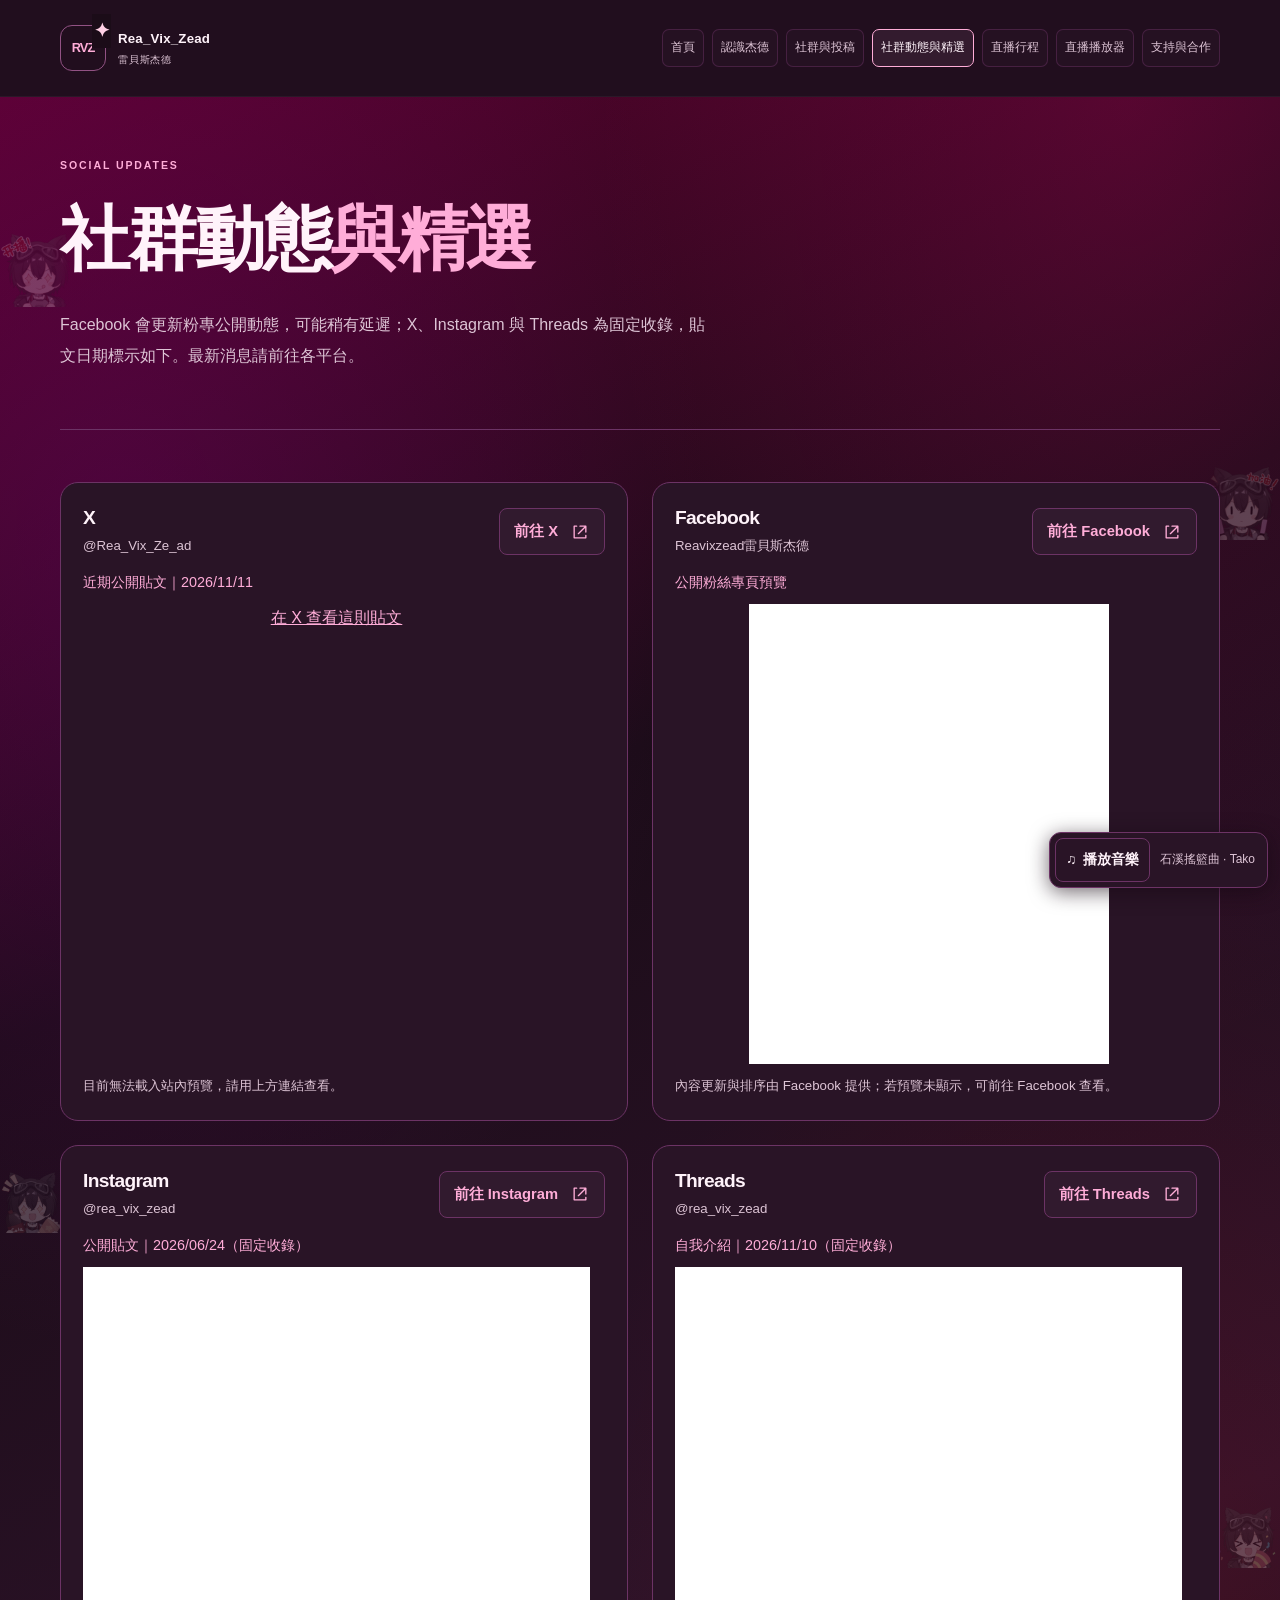
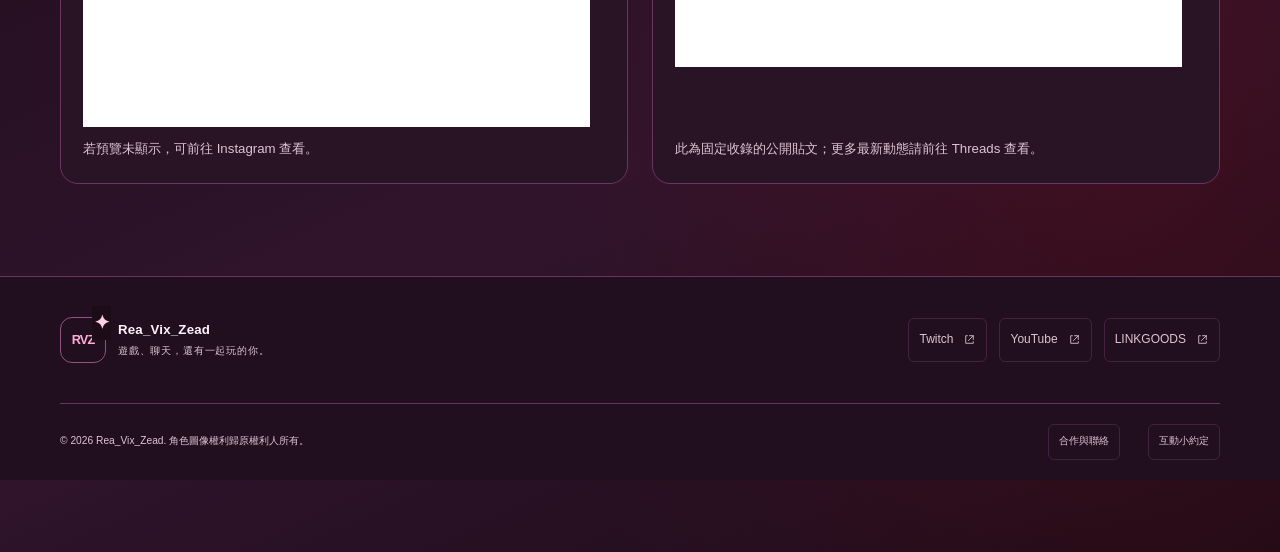
<file: social.html>
<!doctype html>
<html lang="zh-Hant"><head><meta charset="utf-8"><meta name="viewport" content="width=device-width,initial-scale=1"><meta name="theme-color" content="#1b0c18"><meta name="description" content="在站內查看雷貝斯杰德的 X、Facebook、Instagram 與 Threads 公開內容。"><title>社群動態與精選｜Rea_Vix_Zead 雷貝斯杰德</title><link rel="icon" href="assets/favicon.svg" type="image/svg+xml"><link rel="canonical" href="https://rea-vix-zead.github.io/ReaVixZead-Live/social.html"><meta property="og:type" content="website"><meta property="og:title" content="社群動態與精選｜Rea_Vix_Zead"><meta property="og:description" content="在站內查看雷貝斯杰德的 X、Facebook、Instagram 與 Threads 公開內容。"><meta property="og:url" content="https://rea-vix-zead.github.io/ReaVixZead-Live/social.html"><meta property="og:image" content="https://rea-vix-zead.github.io/ReaVixZead-Live/assets/avatar.jpg"><link rel="stylesheet" href="assets/site.css?v=cursor-1"><link rel="stylesheet" href="assets/social-grid.css?v=20261117-audit"><link rel="stylesheet" href="assets/music.css?v=20261118-mobile"><link rel="stylesheet" href="assets/refresh.css?v=20261117"></head>
<body><a class="skip-link" href="#main">跳至主要內容</a>
    <header class="site-header"><div class="header-inner container">
    <a href="index.html" class="brand" aria-label="Rea_Vix_Zead 首頁"><span class="brand-mark">RVZ<span>✦</span></span><span class="brand-name">Rea_Vix_Zead<small>雷貝斯杰德</small></span></a>
    <button class="menu-toggle" aria-label="開啟導覽選單" aria-controls="site-nav" aria-expanded="false"><span></span><span></span></button>
    <nav class="nav" id="site-nav" aria-label="主要導覽"><a href="index.html">首頁</a><a href="about.html">認識杰德</a><a href="community.html">社群與投稿</a><a href="social.html" aria-current="page">社群動態與精選</a><a href="schedule.html">直播行程</a><a href="watch.html">直播播放器</a><a href="support.html">支持與合作</a></nav>
    <a class="header-watch" href="https://www.twitch.tv/rea_vix_zead" target="_blank" rel="noopener noreferrer">前往 Twitch<svg viewBox="0 0 24 24" fill="none" stroke="currentColor" stroke-width="1.6" stroke-linecap="round" stroke-linejoin="round" aria-hidden="true"><path d="m9 5 11 7-11 7z"/></svg></a></div></header><main id="main"><section class="page-heading container"><p class="eyebrow">SOCIAL UPDATES</p><h1>社群動態<span>與精選</span></h1><p class="intro">Facebook 會更新粉專公開動態，可能稍有延遲；X、Instagram 與 Threads 為固定收錄，貼文日期標示如下。最新消息請前往各平台。</p></section>
<section class="section container" aria-label="社群動態預覽">
  <div class="social-previews">

    <article class="social-preview" data-script="https://platform.twitter.com/widgets.js">
      <header class="social-panel-head">
        <div>
          <h2 class="social-platform-name">X</h2>
          <p class="social-handle">@Rea_Vix_Ze_ad</p>
        </div>
        <a class="text-link" href="https://x.com/Rea_Vix_Ze_ad" target="_blank" rel="noopener noreferrer">前往 X<svg viewBox="0 0 24 24" fill="none" stroke="currentColor" stroke-width="1.6" stroke-linecap="round" stroke-linejoin="round" aria-hidden="true"><path d="M8 5H5v14h14v-3M12 5h7v7M10 14l9-9"/></svg></a>
      </header>
      <p class="social-kind">近期公開貼文｜2026/11/11</p>
      <div class="social-embed"><blockquote class="twitter-tweet" data-theme="dark" data-dnt="true"><a href="https://twitter.com/Rea_Vix_Ze_ad/status/2120448940445491311">在 X 查看這則貼文</a></blockquote></div>
      <p class="social-hint">若預覽未顯示，可前往 X 查看。</p>
    </article>
    <article class="social-preview">
      <header class="social-panel-head">
        <div>
          <h2 class="social-platform-name">Facebook</h2>
          <p class="social-handle">Reavixzead雷貝斯杰德</p>
        </div>
        <a class="text-link" href="https://www.facebook.com/ReaVixZead/" target="_blank" rel="noopener noreferrer">前往 Facebook<svg viewBox="0 0 24 24" fill="none" stroke="currentColor" stroke-width="1.6" stroke-linecap="round" stroke-linejoin="round" aria-hidden="true"><path d="M8 5H5v14h14v-3M12 5h7v7M10 14l9-9"/></svg></a>
      </header>
      <p class="social-kind">公開粉絲專頁預覽</p>
      <div class="social-embed"><iframe title="雷貝斯杰德的 Facebook 粉絲專頁" src="https://www.facebook.com/plugins/page.php?href=https%3A%2F%2Fwww.facebook.com%2FReaVixZead%2F&amp;tabs=timeline&amp;width=360&amp;height=500&amp;small_header=true&amp;adapt_container_width=true" height="500" loading="lazy"></iframe></div>
      <p class="social-hint">內容更新與排序由 Facebook 提供；若預覽未顯示，可前往 Facebook 查看。</p>
    </article>
    <article class="social-preview">
      <header class="social-panel-head">
        <div>
          <h2 class="social-platform-name">Instagram</h2>
          <p class="social-handle">@rea_vix_zead</p>
        </div>
        <a class="text-link" href="https://www.instagram.com/rea_vix_zead/?hl=zh-tw" target="_blank" rel="noopener noreferrer">前往 Instagram<svg viewBox="0 0 24 24" fill="none" stroke="currentColor" stroke-width="1.6" stroke-linecap="round" stroke-linejoin="round" aria-hidden="true"><path d="M8 5H5v14h14v-3M12 5h7v7M10 14l9-9"/></svg></a>
      </header>
      <p class="social-kind">公開貼文｜2026/06/24（固定收錄）</p>
      <div class="social-embed"><iframe title="雷貝斯杰德的 Instagram 公開貼文" src="https://www.instagram.com/p/DZ-EKZwCUuu/embed/" height="530" loading="lazy"></iframe></div>
      <p class="social-hint">若預覽未顯示，可前往 Instagram 查看。</p>
    </article>
    <article class="social-preview">
      <header class="social-panel-head">
        <div>
          <h2 class="social-platform-name">Threads</h2>
          <p class="social-handle">@rea_vix_zead</p>
        </div>
        <a class="text-link" href="https://www.threads.com/@rea_vix_zead" target="_blank" rel="noopener noreferrer">前往 Threads<svg viewBox="0 0 24 24" fill="none" stroke="currentColor" stroke-width="1.6" stroke-linecap="round" stroke-linejoin="round" aria-hidden="true"><path d="M8 5H5v14h14v-3M12 5h7v7M10 14l9-9"/></svg></a>
      </header>
      <p class="social-kind">自我介紹｜2026/11/10（固定收錄）</p>
      <div class="social-embed"><iframe title="雷貝斯杰德的 Threads 自我介紹貼文" src="https://www.threads.com/@rea_vix_zead/post/Dfk4IUbk0Us/embed/" height="400" loading="lazy"></iframe></div>
      <p class="social-hint">此為固定收錄的公開貼文；更多最新動態請前往 Threads 查看。</p>
    </article>
  </div>
</section>
<script src="assets/social-grid.js" defer></script>
</main><footer class="site-footer"><div class="container footer-top"><a class="brand" href="index.html"><span class="brand-mark">RVZ<span>✦</span></span><span class="brand-name">Rea_Vix_Zead<small>遊戲、聊天，還有一起玩的你。</small></span></a>
    <div class="footer-links"><a class="" href="https://www.twitch.tv/rea_vix_zead" target="_blank" rel="noopener noreferrer">Twitch<svg viewBox="0 0 24 24" fill="none" stroke="currentColor" stroke-width="1.6" stroke-linecap="round" stroke-linejoin="round" aria-hidden="true"><path d="M8 5H5v14h14v-3M12 5h7v7M10 14l9-9"/></svg></a><a class="" href="https://www.youtube.com/@雷貝斯傑德_Rea_Vix_Zead" target="_blank" rel="noopener noreferrer">YouTube<svg viewBox="0 0 24 24" fill="none" stroke="currentColor" stroke-width="1.6" stroke-linecap="round" stroke-linejoin="round" aria-hidden="true"><path d="M8 5H5v14h14v-3M12 5h7v7M10 14l9-9"/></svg></a><a class="" href="https://linkgoods.com/reavixzead" target="_blank" rel="noopener noreferrer">LINKGOODS<svg viewBox="0 0 24 24" fill="none" stroke="currentColor" stroke-width="1.6" stroke-linecap="round" stroke-linejoin="round" aria-hidden="true"><path d="M8 5H5v14h14v-3M12 5h7v7M10 14l9-9"/></svg></a></div></div>
    <div class="container footer-bottom"><p>© 2026 Rea_Vix_Zead. 角色圖像權利歸原權利人所有。</p><a href="support.html#contact">合作與聯絡</a><a href="about.html#guidelines">互動小約定</a></div></footer>
    <div class="toast" role="status" aria-live="polite" hidden></div><script src="assets/site.js?v=1" defer></script>
<div class="site-music" data-site-music hidden>
  <audio src="assets/stone-creek-lullaby.mp3" preload="none" loop></audio>
  <button type="button" class="button button-secondary" aria-describedby="site-music-track">
    <span aria-hidden="true">♫</span>
    <span data-music-action>播放音樂</span>
  </button>
  <span class="site-music-track" id="site-music-track">石溪搖籃曲 · Tako</span>
</div>
<script src="assets/music.js?v=20261117" defer></script></body></html>
</file>
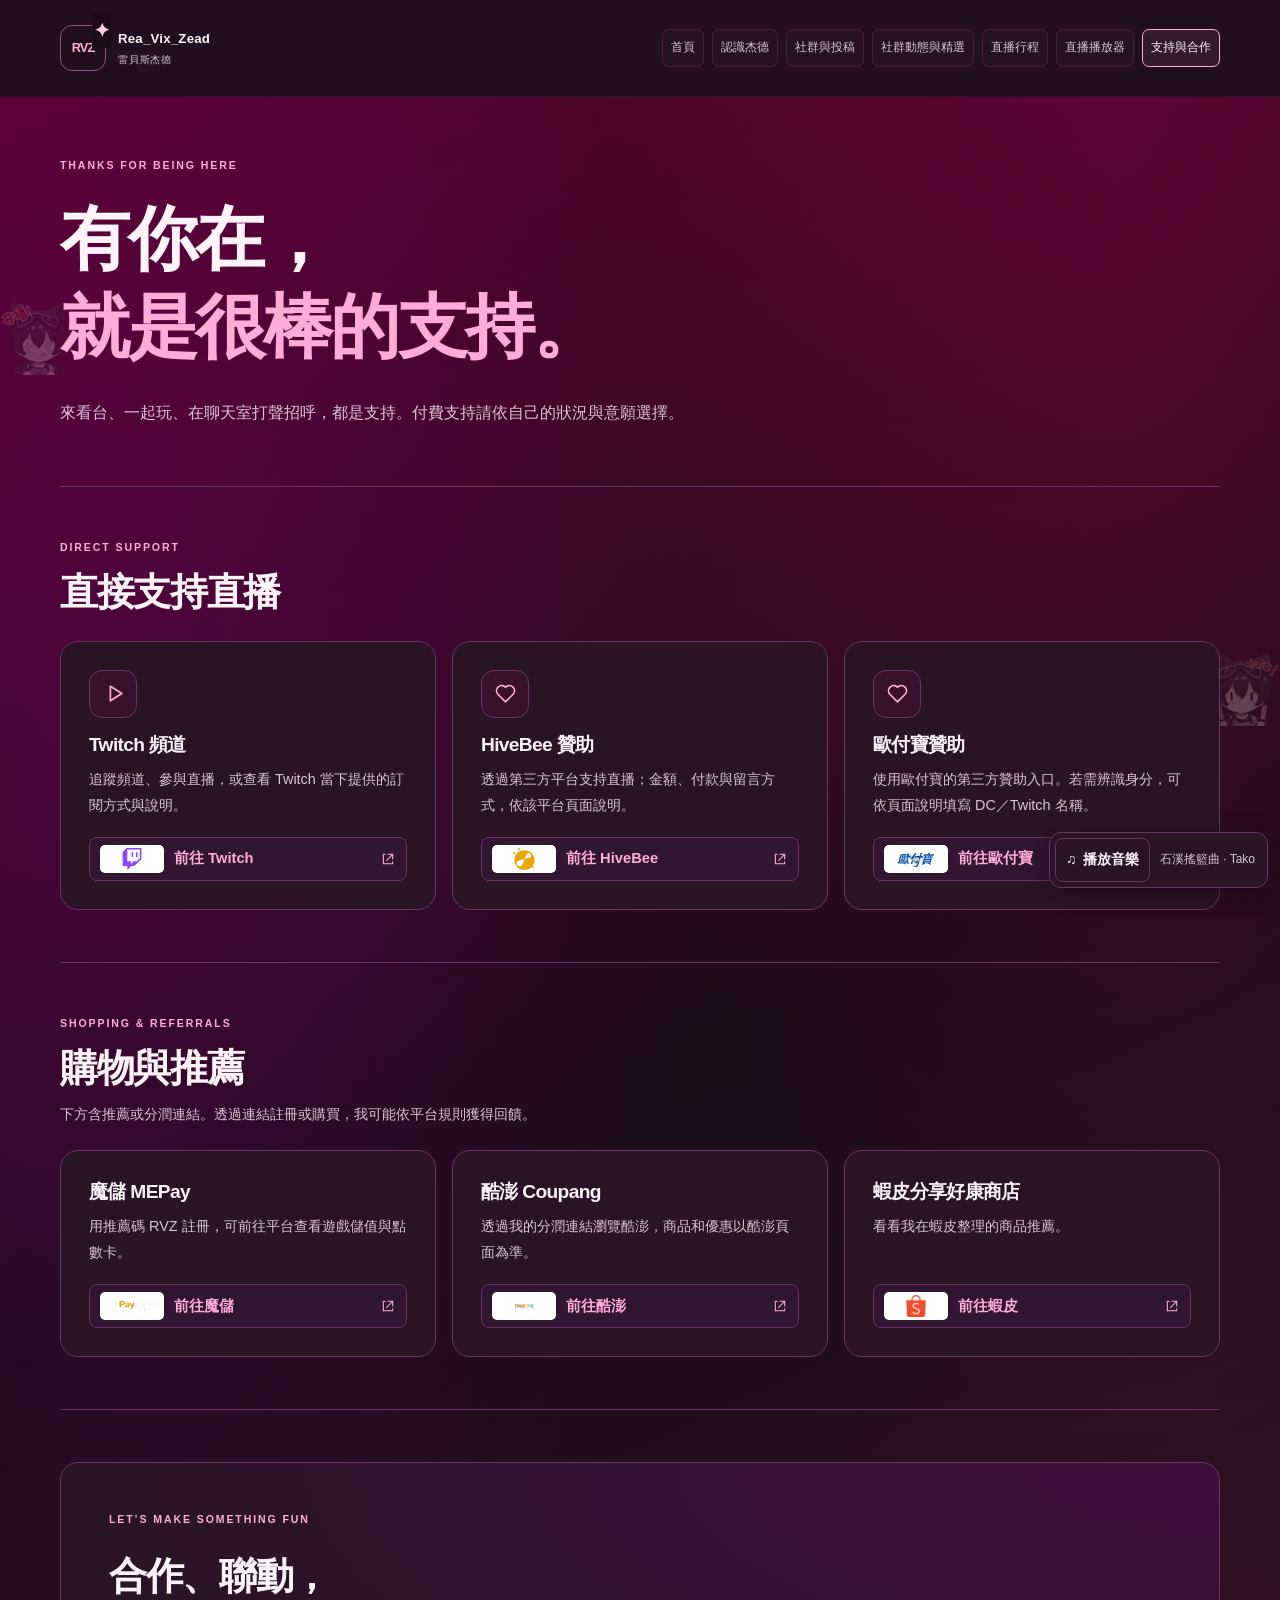
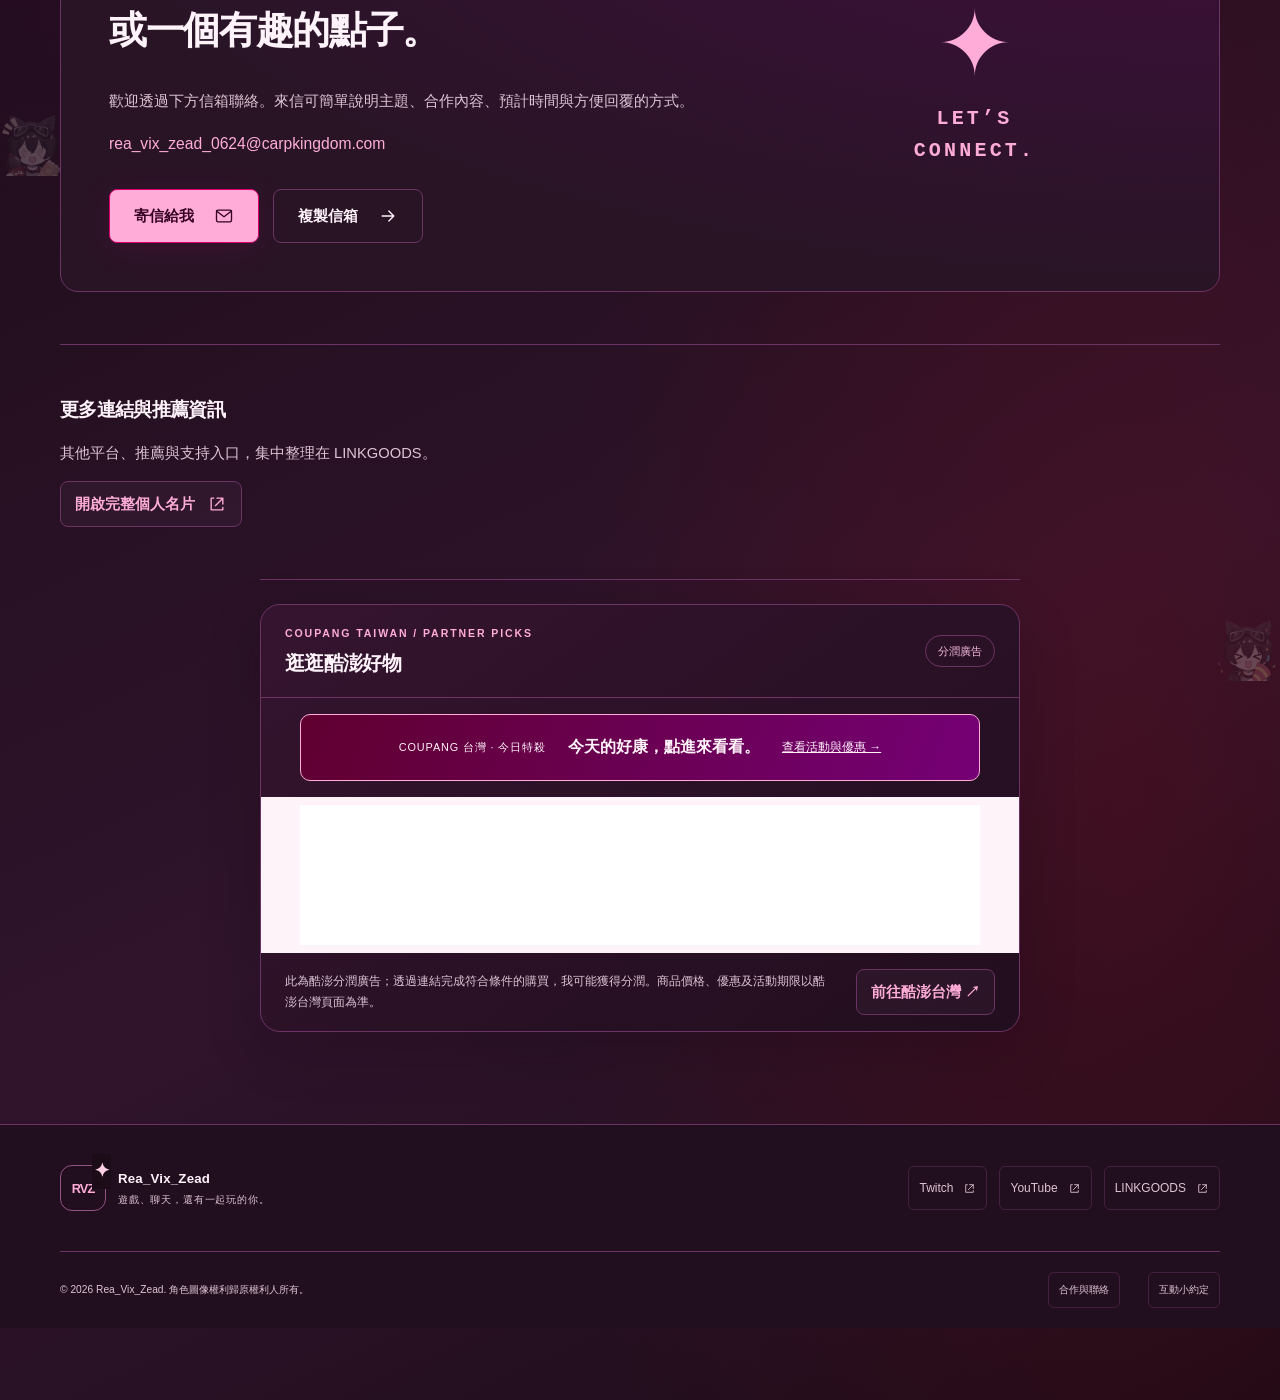
<file: support.html>
<!doctype html>
<html lang="zh-Hant"><head><meta charset="utf-8"><meta name="viewport" content="width=device-width,initial-scale=1"><meta name="theme-color" content="#1b0c18"><meta name="description" content="Twitch、贊助、購物推薦與合作聯絡方式。"><title>支持與合作｜Rea_Vix_Zead 雷貝斯杰德</title><link rel="icon" href="assets/favicon.svg" type="image/svg+xml"><link rel="canonical" href="https://rea-vix-zead.github.io/ReaVixZead-Live/support.html"><meta property="og:type" content="website"><meta property="og:title" content="支持與合作｜Rea_Vix_Zead"><meta property="og:description" content="Twitch、贊助、購物推薦與合作聯絡方式。"><meta property="og:url" content="https://rea-vix-zead.github.io/ReaVixZead-Live/support.html"><meta property="og:image" content="https://rea-vix-zead.github.io/ReaVixZead-Live/assets/avatar.jpg"><link rel="stylesheet" href="assets/site.css?v=cursor-1"><link rel="stylesheet" href="assets/music.css?v=20261118-mobile"><link rel="stylesheet" href="assets/refresh.css?v=20261117"></head>
<body class="support-page"><a class="skip-link" href="#main">跳至主要內容</a>
    <header class="site-header"><div class="header-inner container">
    <a href="index.html" class="brand" aria-label="Rea_Vix_Zead 首頁"><span class="brand-mark">RVZ<span>✦</span></span><span class="brand-name">Rea_Vix_Zead<small>雷貝斯杰德</small></span></a>
    <button class="menu-toggle" aria-label="開啟導覽選單" aria-controls="site-nav" aria-expanded="false"><span></span><span></span></button>
    <nav class="nav" id="site-nav" aria-label="主要導覽"><a href="index.html">首頁</a><a href="about.html">認識杰德</a><a href="community.html">社群與投稿</a><a href="social.html">社群動態與精選</a><a href="schedule.html">直播行程</a><a href="watch.html">直播播放器</a><a href="support.html" aria-current="page">支持與合作</a></nav>
    <a class="header-watch" href="https://www.twitch.tv/rea_vix_zead" target="_blank" rel="noopener noreferrer">前往 Twitch<svg viewBox="0 0 24 24" fill="none" stroke="currentColor" stroke-width="1.6" stroke-linecap="round" stroke-linejoin="round" aria-hidden="true"><path d="m9 5 11 7-11 7z"/></svg></a></div></header><main id="main"><section class="page-heading container"><p class="eyebrow">THANKS FOR BEING HERE</p><h1>有你在，<br><span>就是很棒的支持。</span></h1><p class="intro">來看台、一起玩、在聊天室打聲招呼，都是支持。付費支持請依自己的狀況與意願選擇。</p></section>
<section class="section container" aria-labelledby="direct-support-title"><div class="section-heading"><div><p class="eyebrow">DIRECT SUPPORT</p><h2 id="direct-support-title">直接支持直播</h2></div></div><div class="support-grid"><article class="support-card"><div class="card-icon"><svg viewBox="0 0 24 24" fill="none" stroke="currentColor" stroke-width="1.6" stroke-linecap="round" stroke-linejoin="round" aria-hidden="true"><path d="m9 5 11 7-11 7z"/></svg></div><h3>Twitch 頻道</h3><p>追蹤頻道、參與直播，或查看 Twitch 當下提供的訂閱方式與說明。</p><a class="text-link" href="https://www.twitch.tv/rea_vix_zead" target="_blank" rel="noopener noreferrer"><svg class="support-logo twitch-logo" style="width:64px;height:28px" viewBox="0 0 24 24" width="64" height="28" fill="#9146ff" aria-hidden="true"><path d="M11.571 4.714h1.715v5.143h-1.715zm4.715 0H18v5.143h-1.714zM6 0 1.714 4.286v15.428h5.143V24l4.286-4.286h3.428L22.286 12V0zm14.572 11.143-3.429 3.428h-3.429l-3 3v-3H6.857V1.714h13.715z"/></svg>前往 Twitch<svg viewBox="0 0 24 24" fill="none" stroke="currentColor" stroke-width="1.6" stroke-linecap="round" stroke-linejoin="round" aria-hidden="true"><path d="M8 5H5v14h14v-3M12 5h7v7M10 14l9-9"/></svg></a></article><article class="support-card"><div class="card-icon"><svg viewBox="0 0 24 24" fill="none" stroke="currentColor" stroke-width="1.6" stroke-linecap="round" stroke-linejoin="round" aria-hidden="true"><path d="M12 20 4.5 12.5a5 5 0 0 1 7.5-6.6 5 5 0 0 1 7.5 6.6Z"/></svg></div><h3>HiveBee 贊助</h3><p>透過第三方平台支持直播；金額、付款與留言方式，依該平台頁面說明。</p><a class="text-link" href="https://hivebee.com.tw/ReaVixZead/donate" target="_blank" rel="noopener noreferrer"><img class="support-logo" src="assets/brands/hivebee.svg" alt="" width="68" height="28">前往 HiveBee<svg viewBox="0 0 24 24" fill="none" stroke="currentColor" stroke-width="1.6" stroke-linecap="round" stroke-linejoin="round" aria-hidden="true"><path d="M8 5H5v14h14v-3M12 5h7v7M10 14l9-9"/></svg></a></article><article class="support-card"><div class="card-icon"><svg viewBox="0 0 24 24" fill="none" stroke="currentColor" stroke-width="1.6" stroke-linecap="round" stroke-linejoin="round" aria-hidden="true"><path d="M12 20 4.5 12.5a5 5 0 0 1 7.5-6.6 5 5 0 0 1 7.5 6.6Z"/></svg></div><h3>歐付寶贊助</h3><p>使用歐付寶的第三方贊助入口。若需辨識身分，可依頁面說明填寫 DC／Twitch 名稱。</p><a class="text-link" href="https://payment.opay.tw/Broadcaster/Donate/5CC0559ED98B603A4CF3B829C1A68800" target="_blank" rel="noopener noreferrer"><img class="support-logo" src="assets/brands/opay.png" alt="" width="68" height="28">前往歐付寶<svg viewBox="0 0 24 24" fill="none" stroke="currentColor" stroke-width="1.6" stroke-linecap="round" stroke-linejoin="round" aria-hidden="true"><path d="M8 5H5v14h14v-3M12 5h7v7M10 14l9-9"/></svg></a></article></div></section>
<section class="section container" aria-labelledby="shopping-title">
  <div class="section-heading"><div><p class="eyebrow">SHOPPING &amp; REFERRALS</p><h2 id="shopping-title">購物與推薦</h2><p class="referral-note">下方含推薦或分潤連結。透過連結註冊或購買，我可能依平台規則獲得回饋。</p></div></div>
  <div class="support-grid">
    <article class="support-card">
      <h3>魔儲 MEPay</h3>
      <p>用推薦碼 RVZ 註冊，可前往平台查看遊戲儲值與點數卡。</p>
      <a class="text-link" href="https://mepay.com.tw/signup?rcode=RVZ" target="_blank" rel="noopener noreferrer sponsored"><img class="support-logo" src="assets/brands/mepay.png" alt="" width="68" height="28">前往魔儲<svg viewBox="0 0 24 24" fill="none" stroke="currentColor" stroke-width="1.6" stroke-linecap="round" stroke-linejoin="round" aria-hidden="true"><path d="M8 5H5v14h14v-3M12 5h7v7M10 14l9-9"/></svg></a>
    </article>
    <article class="support-card">
      <h3>酷澎 Coupang</h3>
      <p>透過我的分潤連結瀏覽酷澎，商品和優惠以酷澎頁面為準。</p>
      <a class="text-link" href="https://coupa.ng/cqMFGx" target="_blank" rel="noopener noreferrer sponsored"><img class="support-logo" src="assets/brands/coupang.png" alt="" width="68" height="28">前往酷澎<svg viewBox="0 0 24 24" fill="none" stroke="currentColor" stroke-width="1.6" stroke-linecap="round" stroke-linejoin="round" aria-hidden="true"><path d="M8 5H5v14h14v-3M12 5h7v7M10 14l9-9"/></svg></a>
    </article>
    <article class="support-card">
      <h3>蝦皮分享好康商店</h3>
      <p>看看我在蝦皮整理的商品推薦。</p>
      <a class="text-link" href="https://collshp.com/rea_vix_zead?view=storefront" target="_blank" rel="noopener noreferrer sponsored"><img class="support-logo" src="assets/brands/shopee.png" alt="" width="68" height="28">前往蝦皮<svg viewBox="0 0 24 24" fill="none" stroke="currentColor" stroke-width="1.6" stroke-linecap="round" stroke-linejoin="round" aria-hidden="true"><path d="M8 5H5v14h14v-3M12 5h7v7M10 14l9-9"/></svg></a>
    </article>
  </div>
</section>
<section class="section container" id="contact"><div class="contact-box"><div><p class="eyebrow">LET’S MAKE SOMETHING FUN</p><h2>合作、聯動，<br>或一個有趣的點子。</h2><p>歡迎透過下方信箱聯絡。來信可簡單說明主題、合作內容、預計時間與方便回覆的方式。</p><a class="email-link" href="mailto:rea_vix_zead_0624@carpkingdom.com">rea_vix_zead_0624@carpkingdom.com</a><div class="hero-actions"><a class="button" href="mailto:rea_vix_zead_0624@carpkingdom.com">寄信給我 <svg viewBox="0 0 24 24" fill="none" stroke="currentColor" stroke-width="1.6" stroke-linecap="round" stroke-linejoin="round" aria-hidden="true"><rect x="3" y="5" width="18" height="14" rx="2"/><path d="m3 6 9 7 9-7"/></svg></a><button class="button button-secondary" data-copy-email="rea_vix_zead_0624@carpkingdom.com">複製信箱 <svg viewBox="0 0 24 24" fill="none" stroke="currentColor" stroke-width="1.6" stroke-linecap="round" stroke-linejoin="round" aria-hidden="true"><path d="M5 12h14m-6-6 6 6-6 6"/></svg></button></div></div><div class="contact-decoration" aria-hidden="true">✦<span>LET’S<br>CONNECT.</span></div></div></section>
<section class="section container"><div class="small-note"><h2>更多連結與推薦資訊</h2><p>其他平台、推薦與支持入口，集中整理在 LINKGOODS。</p><a class="text-link" href="https://linkgoods.com/reavixzead" target="_blank" rel="noopener noreferrer">開啟完整個人名片<svg viewBox="0 0 24 24" fill="none" stroke="currentColor" stroke-width="1.6" stroke-linecap="round" stroke-linejoin="round" aria-hidden="true"><path d="M8 5H5v14h14v-3M12 5h7v7M10 14l9-9"/></svg></a></div></section><section class="section container" id="coupang-ad"><div class="schedule-shell"><div class="embed-heading"><div><p class="eyebrow">COUPANG TAIWAN / PARTNER PICKS</p><h2>逛逛酷澎好物</h2></div><span class="pill">分潤廣告</span></div><div class="campaign-box"><a class="daily-deal" href="https://coupa.ng/coVEBh" target="_blank" rel="sponsored noopener noreferrer"><span>COUPANG 台灣 · 今日特殺</span><strong>今天的好康，點進來看看。</strong><small>查看活動與優惠 →</small></a></div><div class="coupang-carousel"><iframe title="酷澎台灣家電數碼商品輪播廣告" src="https://ads-partners.tw.coupang.com/widgets.html?id=2376&amp;template=carousel&amp;trackingCode=AF5035679&amp;subId=&amp;width=680&amp;height=140&amp;tsource=" width="680" height="140" frameborder="0" scrolling="no" referrerpolicy="unsafe-url" loading="lazy"></iframe></div><div class="embed-foot"><p>此為酷澎分潤廣告；透過連結完成符合條件的購買，我可能獲得分潤。商品價格、優惠及活動期限以酷澎台灣頁面為準。</p><a class="text-link" href="https://coupa.ng/cqMFGx" target="_blank" rel="sponsored noopener noreferrer">前往酷澎台灣 ↗</a></div></div></section></main><footer class="site-footer"><div class="container footer-top"><a class="brand" href="index.html"><span class="brand-mark">RVZ<span>✦</span></span><span class="brand-name">Rea_Vix_Zead<small>遊戲、聊天，還有一起玩的你。</small></span></a>
    <div class="footer-links"><a class="" href="https://www.twitch.tv/rea_vix_zead" target="_blank" rel="noopener noreferrer">Twitch<svg viewBox="0 0 24 24" fill="none" stroke="currentColor" stroke-width="1.6" stroke-linecap="round" stroke-linejoin="round" aria-hidden="true"><path d="M8 5H5v14h14v-3M12 5h7v7M10 14l9-9"/></svg></a><a class="" href="https://www.youtube.com/@雷貝斯傑德_Rea_Vix_Zead" target="_blank" rel="noopener noreferrer">YouTube<svg viewBox="0 0 24 24" fill="none" stroke="currentColor" stroke-width="1.6" stroke-linecap="round" stroke-linejoin="round" aria-hidden="true"><path d="M8 5H5v14h14v-3M12 5h7v7M10 14l9-9"/></svg></a><a class="" href="https://linkgoods.com/reavixzead" target="_blank" rel="noopener noreferrer">LINKGOODS<svg viewBox="0 0 24 24" fill="none" stroke="currentColor" stroke-width="1.6" stroke-linecap="round" stroke-linejoin="round" aria-hidden="true"><path d="M8 5H5v14h14v-3M12 5h7v7M10 14l9-9"/></svg></a></div></div>
    <div class="container footer-bottom"><p>© 2026 Rea_Vix_Zead. 角色圖像權利歸原權利人所有。</p><a href="support.html#contact">合作與聯絡</a><a href="about.html#guidelines">互動小約定</a></div></footer>
    <div class="toast" role="status" aria-live="polite" hidden></div><script src="assets/site.js?v=1" defer></script>
<div class="site-music" data-site-music hidden>
  <audio src="assets/stone-creek-lullaby.mp3" preload="none" loop></audio>
  <button type="button" class="button button-secondary" aria-describedby="site-music-track">
    <span aria-hidden="true">♫</span>
    <span data-music-action>播放音樂</span>
  </button>
  <span class="site-music-track" id="site-music-track">石溪搖籃曲 · Tako</span>
</div>
<script src="assets/music.js?v=20261117" defer></script></body></html>
</file>
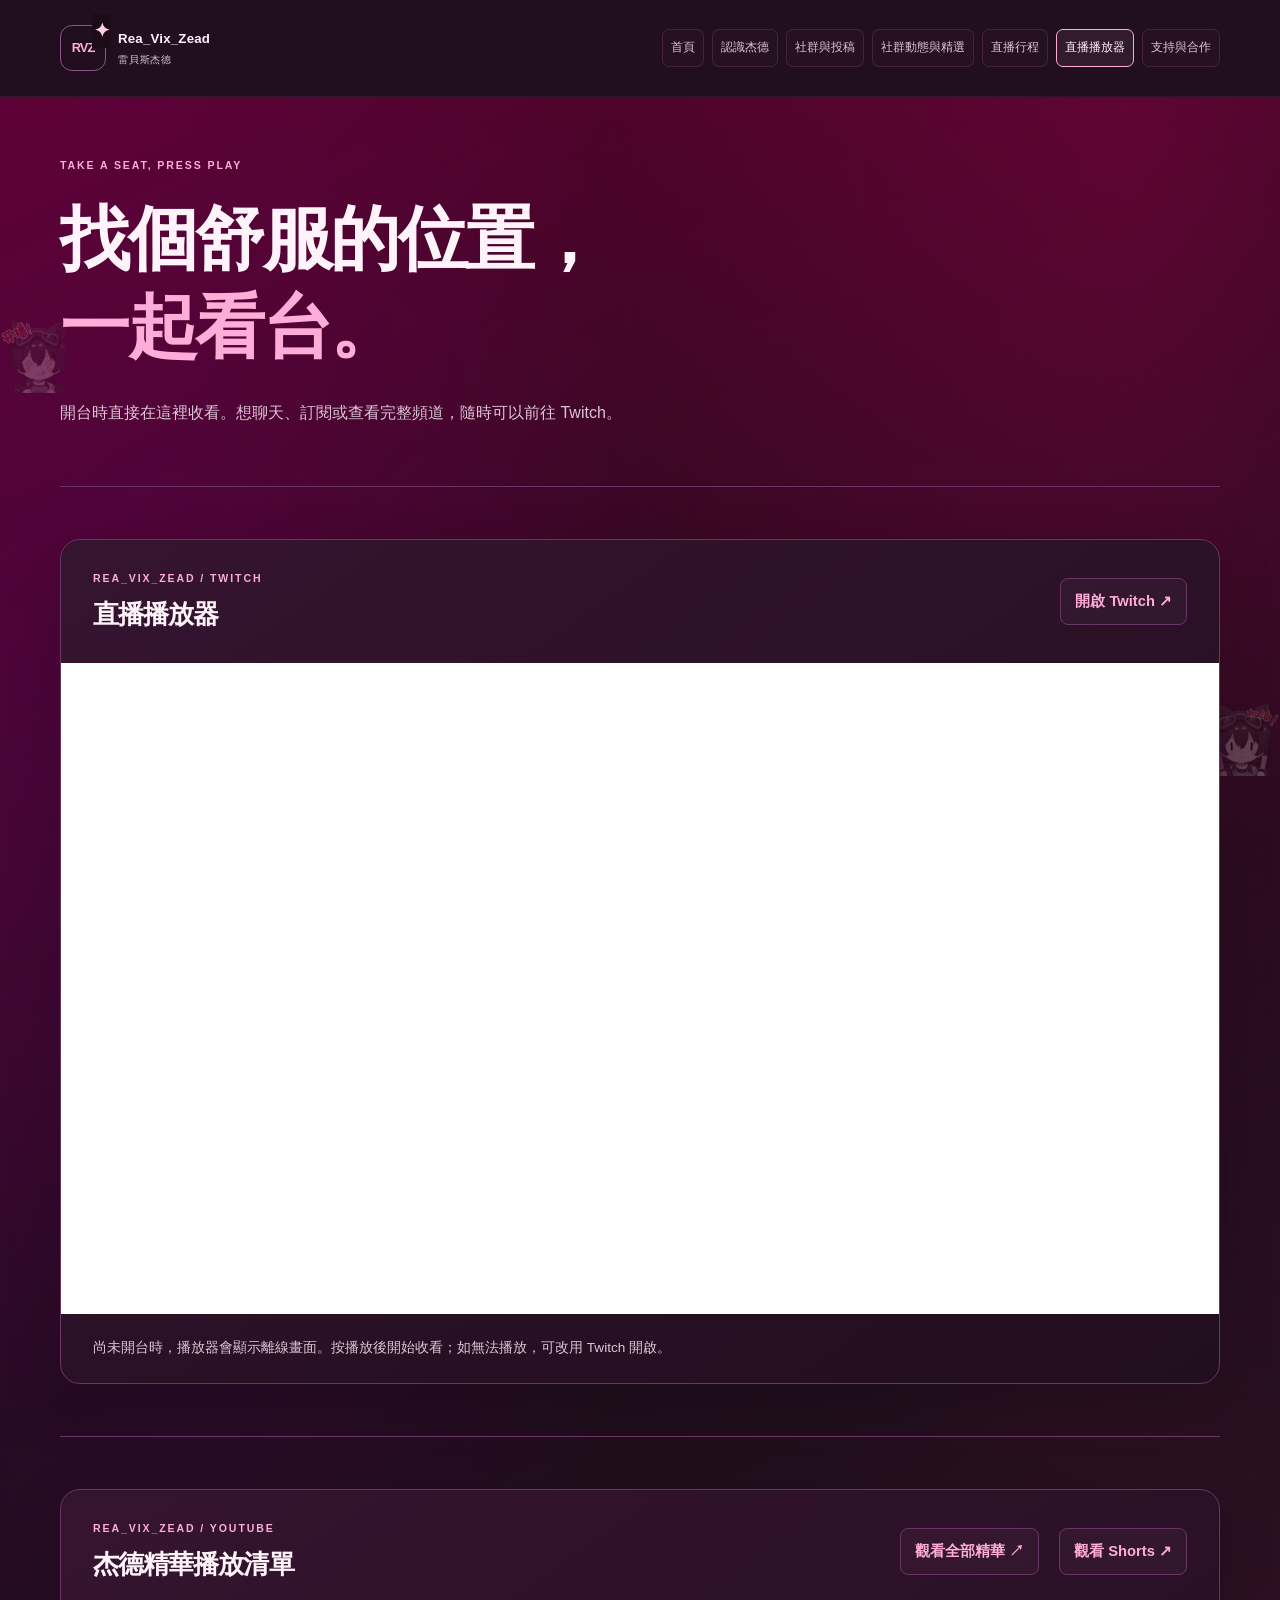
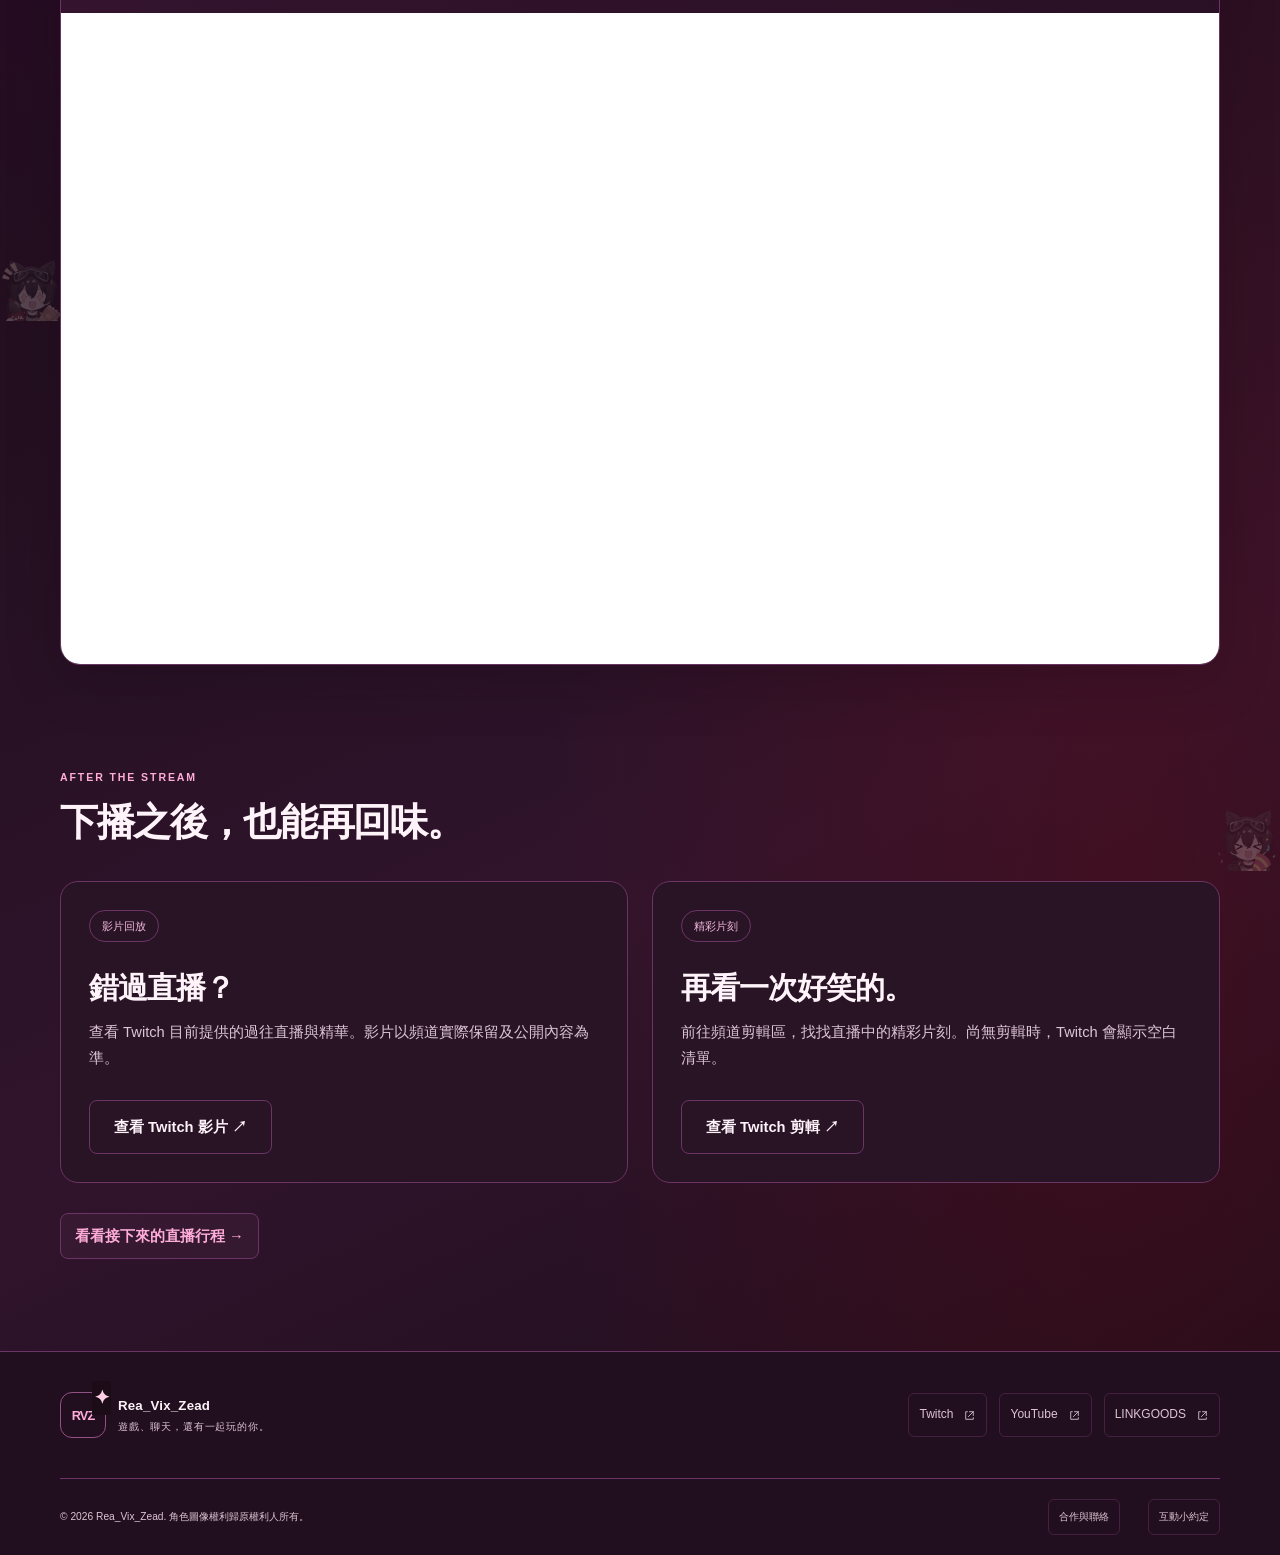
<file: watch.html>
<!doctype html>
<html lang="zh-Hant"><head><meta charset="utf-8"><meta name="viewport" content="width=device-width,initial-scale=1"><meta name="theme-color" content="#1b0c18"><meta name="description" content="直接觀看 Rea_Vix_Zead 的 Twitch 直播，並前往頻道尋找影片與剪輯。"><title>直播播放器｜Rea_Vix_Zead 雷貝斯杰德</title><link rel="icon" href="assets/favicon.svg" type="image/svg+xml"><link rel="canonical" href="https://rea-vix-zead.github.io/ReaVixZead-Live/watch.html"><meta property="og:type" content="website"><meta property="og:title" content="直播播放器｜Rea_Vix_Zead"><meta property="og:description" content="直接觀看 Rea_Vix_Zead 的 Twitch 直播，並前往頻道尋找影片與剪輯。"><meta property="og:url" content="https://rea-vix-zead.github.io/ReaVixZead-Live/watch.html"><meta property="og:image" content="https://rea-vix-zead.github.io/ReaVixZead-Live/assets/avatar.jpg"><link rel="stylesheet" href="assets/site.css?v=cursor-1"><link rel="stylesheet" href="assets/refresh.css?v=20261117"></head>
<body><a class="skip-link" href="#main">跳至主要內容</a>
    <header class="site-header"><div class="header-inner container">
    <a href="index.html" class="brand" aria-label="Rea_Vix_Zead 首頁"><span class="brand-mark">RVZ<span>✦</span></span><span class="brand-name">Rea_Vix_Zead<small>雷貝斯杰德</small></span></a>
    <button class="menu-toggle" aria-label="開啟導覽選單" aria-controls="site-nav" aria-expanded="false"><span></span><span></span></button>
    <nav class="nav" id="site-nav" aria-label="主要導覽"><a href="index.html">首頁</a><a href="about.html">認識杰德</a><a href="community.html">社群與投稿</a><a href="social.html">社群動態與精選</a><a href="schedule.html">直播行程</a><a href="watch.html" aria-current="page">直播播放器</a><a href="support.html">支持與合作</a></nav>
    <a class="header-watch" href="https://www.twitch.tv/rea_vix_zead" target="_blank" rel="noopener noreferrer">前往 Twitch<svg viewBox="0 0 24 24" fill="none" stroke="currentColor" stroke-width="1.6" stroke-linecap="round" stroke-linejoin="round" aria-hidden="true"><path d="m9 5 11 7-11 7z"/></svg></a></div></header><main id="main">
<section class="page-heading container"><p class="eyebrow">TAKE A SEAT, PRESS PLAY</p><h1>找個舒服的位置，<br><span>一起看台。</span></h1><p class="intro">開台時直接在這裡收看。想聊天、訂閱或查看完整頻道，隨時可以前往 Twitch。</p></section>
<section class="section container"><div class="schedule-shell"><div class="embed-heading"><div><p class="eyebrow">REA_VIX_ZEAD / TWITCH</p><h2>直播播放器</h2></div><a class="text-link" href="https://www.twitch.tv/rea_vix_zead" target="_blank" rel="noopener noreferrer">開啟 Twitch ↗</a></div><div class="twitch-frame"><iframe title="Rea_Vix_Zead Twitch 直播播放器" src="https://player.twitch.tv/?channel=rea_vix_zead&amp;parent=rea-vix-zead.github.io&amp;parent=localhost&amp;autoplay=false" allow="autoplay; fullscreen; picture-in-picture" allowfullscreen></iframe></div><div class="embed-foot"><p>尚未開台時，播放器會顯示離線畫面。按播放後開始收看；如無法播放，可改用 Twitch 開啟。</p></div></div></section>

<section class="section container" id="highlights" aria-labelledby="highlights-title">
  <div class="schedule-shell" data-youtube-highlight="playlist">
    <div class="embed-heading">
      <div>
        <p class="eyebrow">REA_VIX_ZEAD / YOUTUBE</p>
        <h2 id="highlights-title">杰德精華播放清單</h2>
        <p data-highlight-placeholder>從播放清單挑一段，接著看。</p>
      </div>
      <div class="highlight-links" aria-label="精華觀看入口"><a class="text-link" href="https://www.youtube.com/playlist?list=PLDTGe-7_gr4g" target="_blank" rel="noopener noreferrer">觀看全部精華 ↗</a><a class="text-link" href="https://www.youtube.com/channel/UCh85GPynE9nx3BH2X5AWPXg/shorts" target="_blank" rel="noopener noreferrer">觀看 Shorts ↗</a></div>
    </div>
    <div class="twitch-frame" data-highlight-player hidden></div>
  </div>
</section>
<script src="assets/highlights.js?v=playlist-20261117" defer></script>
<section class="section container"><div class="section-heading"><div><p class="eyebrow">AFTER THE STREAM</p><h2>下播之後，也能再回味。</h2></div></div><div class="community-grid"><article class="community-card"><span class="pill">影片回放</span><h3>錯過直播？</h3><p>查看 Twitch 目前提供的過往直播與精華。影片以頻道實際保留及公開內容為準。</p><a class="button button-secondary" href="https://www.twitch.tv/rea_vix_zead/videos" target="_blank" rel="noopener noreferrer">查看 Twitch 影片 ↗</a></article><article class="community-card"><span class="pill">精彩片刻</span><h3>再看一次好笑的。</h3><p>前往頻道剪輯區，找找直播中的精彩片刻。尚無剪輯時，Twitch 會顯示空白清單。</p><a class="button button-secondary" href="https://www.twitch.tv/rea_vix_zead/clips?range=all" target="_blank" rel="noopener noreferrer">查看 Twitch 剪輯 ↗</a></article></div><div class="hero-actions"><a class="text-link" href="schedule.html">看看接下來的直播行程 →</a></div></section></main><footer class="site-footer"><div class="container footer-top"><a class="brand" href="index.html"><span class="brand-mark">RVZ<span>✦</span></span><span class="brand-name">Rea_Vix_Zead<small>遊戲、聊天，還有一起玩的你。</small></span></a>
    <div class="footer-links"><a class="" href="https://www.twitch.tv/rea_vix_zead" target="_blank" rel="noopener noreferrer">Twitch<svg viewBox="0 0 24 24" fill="none" stroke="currentColor" stroke-width="1.6" stroke-linecap="round" stroke-linejoin="round" aria-hidden="true"><path d="M8 5H5v14h14v-3M12 5h7v7M10 14l9-9"/></svg></a><a class="" href="https://www.youtube.com/@雷貝斯傑德_Rea_Vix_Zead" target="_blank" rel="noopener noreferrer">YouTube<svg viewBox="0 0 24 24" fill="none" stroke="currentColor" stroke-width="1.6" stroke-linecap="round" stroke-linejoin="round" aria-hidden="true"><path d="M8 5H5v14h14v-3M12 5h7v7M10 14l9-9"/></svg></a><a class="" href="https://linkgoods.com/reavixzead" target="_blank" rel="noopener noreferrer">LINKGOODS<svg viewBox="0 0 24 24" fill="none" stroke="currentColor" stroke-width="1.6" stroke-linecap="round" stroke-linejoin="round" aria-hidden="true"><path d="M8 5H5v14h14v-3M12 5h7v7M10 14l9-9"/></svg></a></div></div>
    <div class="container footer-bottom"><p>© 2026 Rea_Vix_Zead. 角色圖像權利歸原權利人所有。</p><a href="support.html#contact">合作與聯絡</a><a href="about.html#guidelines">互動小約定</a></div></footer>
    <div class="toast" role="status" aria-live="polite" hidden></div><script src="assets/site.js?v=1" defer></script></body></html>
</file>
<file: assets/site.css>
@charset "UTF-8";
:root{color-scheme:dark;--bg:#1b0c18;--surface:#291426;--surface-2:#351832;--text:#fff3fa;--muted:#ddc4d5;--purple:#ffadd8;--pink:#ffd0e5;--line:#6C3365;--hot:#D9006C;--orchid:#750075;--wine:#600030;--red:#AE0000;--width:1160px;--radius:18px;--header-height:96px}
*{box-sizing:border-box}html{scroll-behavior:smooth;scroll-padding-top:calc(var(--header-height) + 17px)}body{margin:0;background:radial-gradient(ellipse at 88% 4%,#D9006C33,transparent 33rem),radial-gradient(ellipse at 9% 24%,color-mix(in srgb,var(--orchid) 30%,transparent),transparent 37rem),radial-gradient(ellipse at 88% 80%,color-mix(in srgb,var(--red) 16%,transparent),transparent 36rem),linear-gradient(155deg,var(--wine),var(--bg) 38%,#30142c 75%,var(--bg));color:var(--text);font-family:"Segoe UI","Noto Sans TC","Microsoft JhengHei",sans-serif;line-height:1.8}a{color:inherit;text-decoration:none}button{font:inherit}button,a{-webkit-tap-highlight-color:transparent}a:focus-visible,button:focus-visible,summary:focus-visible{outline:2px solid var(--pink);outline-offset:6px}img{display:block;max-width:100%;height:auto}svg{width:20px;height:20px;flex-shrink:0}p,h1,h2,h3{margin-top:0}p{overflow-wrap:break-word}h1,h2,h3{font-weight:750;line-height:1.4;letter-spacing:-.035em}h2{font-size:clamp(1.8rem,3vw,2.65rem)}h3{font-size:1.35rem}button{cursor:pointer}.container{width:min(var(--width),calc(100% - 64px));margin-inline:auto}.skip-link{position:absolute;left:16px;top:-80px;z-index:10;background:var(--purple);color:var(--bg);padding:12px 20px}.skip-link:focus{position:fixed;top:12px}.eyebrow{font-size:.66rem;letter-spacing:.18em;font-weight:700;color:var(--purple);line-height:1.7;margin-bottom:20px}.text-link{display:inline-flex;align-items:center;gap:16px;color:var(--purple);font-size:.92rem;font-weight:600;min-height:44px}.text-link:hover{color:var(--pink)}.button{display:inline-flex;align-items:center;justify-content:center;gap:20px;min-height:54px;padding:14px 24px;border:1px solid transparent;border-radius:8px;background:var(--purple);color:#2d0821;font-size:.92rem;font-weight:750;line-height:1.5;box-shadow:0 6px 30px #d9006c1a;transition:background .2s,transform .2s}.button:hover{background:#ffd0e5;transform:translateY(-2px)}.button-secondary{background:transparent;color:var(--text);border-color:#6c3365;box-shadow:none}.button-secondary:hover{background:#ffffff08;border-color:var(--purple)}.hero-actions{display:flex;flex-wrap:wrap;align-items:center;gap:14px;margin-top:30px}
.site-header{position:sticky;top:0;z-index:8;border-bottom:1px solid #ffffff0b;background:#220d1dbb}.header-inner{display:flex;align-items:center;justify-content:space-between;gap:24px;min-height:var(--header-height);position:relative}.brand{display:inline-flex;align-items:center;gap:12px;white-space:nowrap}.brand-mark{position:relative;display:grid;place-items:center;width:46px;height:46px;border:1px solid #925284;border-radius:12px;color:var(--purple);font-size:.8rem;font-weight:900;letter-spacing:-.07em}.brand-mark>span{position:absolute;right:-6px;top:-12px;background:var(--bg);padding:0 2px;color:var(--pink);font-size:19px}.brand-name{font-size:.95rem;font-weight:750;letter-spacing:.015em}.brand-name small{display:block;color:var(--muted);font-size:.65rem;font-weight:400;letter-spacing:.08em}.nav{display:flex;gap:26px}.nav>a{position:relative;padding-block:12px;color:var(--muted);font-size:.85rem;white-space:nowrap}.nav>a:hover,.nav>a[aria-current]{color:var(--text)}.nav>a[aria-current]::after{content:"";position:absolute;left:0;right:0;bottom:4px;height:2px;background:var(--purple)}.header-watch{display:inline-flex;align-items:center;gap:12px;padding:10px 15px;border:1px solid #874472;border-radius:7px;color:#f4c7e0;font-size:.8rem;white-space:nowrap}.header-watch:hover{background:#d9006c20}.header-watch svg{width:16px}.menu-toggle{display:none}
.hero{display:grid;grid-template-columns:1.1fr 1fr;align-items:center;gap:24px;min-height:670px;padding-block:55px 36px}.hero-copy{position:relative;z-index:1}.tiny-star{font-size:1rem;margin-right:8px;color:var(--pink)}.hero h1{font-size:clamp(3.7rem,6.6vw,6rem);line-height:1.18;letter-spacing:-.06em;margin-bottom:30px}.hero h1>span{color:var(--purple)}.hero-name{font-size:1.1rem;font-weight:650;margin-bottom:16px}.hero-name>span{font-size:.8rem;color:var(--muted);margin-left:9px;font-weight:400;letter-spacing:.02em}.hero-description{color:var(--muted);font-size:.95rem;line-height:1.95;margin-bottom:0}.schedule-note{display:flex;align-items:center;gap:9px;font-size:.7rem;color:#9b8fab;margin:24px 0 0}.schedule-note>span{width:5px;height:5px;border:1px solid var(--purple);border-radius:50%;flex-shrink:0}.portrait-stage{min-width:0;position:relative;height:560px;isolation:isolate;overflow:hidden}.portrait-stage::before{content:"";position:absolute;inset:4% -4% 2%;background:radial-gradient(ellipse,#75007560,transparent 67%);z-index:-2}.hero-portrait{position:absolute;width:100%;height:100%;object-fit:cover;object-position:center 15%;mix-blend-mode:lighten;mask-image:radial-gradient(ellipse at 50% 45%,#000 46%,transparent 77%);filter:drop-shadow(0 0 24px #d9006c12)}.stage-orbit{position:absolute;left:50%;top:43%;width:92%;aspect-ratio:1;border:1px solid #b442874d;border-radius:50%;transform:translate(-50%,-50%);z-index:-1}.orbit-a{box-shadow:0 0 60px #75007540,inset 0 0 30px #d9006c0d}.orbit-b{width:110%;border-style:dashed;border-color:#d9006c22}.stage-grid{position:absolute;inset:50% -10% -4%;z-index:-1;background-image:linear-gradient(#d9006c1b 1px,transparent 1px),linear-gradient(90deg,#d9006c1b 1px,transparent 1px);background-size:42px 42px;transform:perspective(300px) rotateX(58deg);mask-image:radial-gradient(ellipse,#000,transparent 70%)}.stage-coordinate{position:absolute;top:14px;left:14px;font-family:monospace;font-size:.6rem;letter-spacing:.14em;color:#aa8ec9;z-index:2}.stage-star{position:absolute;color:var(--pink);font-size:44px;z-index:2}.star-a{top:18%;right:-2%}.star-b{left:0;bottom:26%;font-size:30px;color:var(--purple)}.stage-caption{position:absolute;bottom:12px;left:9%;right:3%;display:flex;align-items:center;justify-content:space-between;gap:12px;padding:15px 18px;border:1px solid #6c336580;border-radius:8px;background:#2a1024e8;backdrop-filter:blur(12px);z-index:2}.stage-caption>span{font-size:.61rem;letter-spacing:.08em;color:var(--purple)}.stage-caption small{font-size:.63rem;color:var(--muted)}
.platform-rail{display:grid;grid-template-columns:1.2fr repeat(3,1fr);align-items:center;min-height:95px;border-top:1px solid var(--line);border-bottom:1px solid var(--line)}.rail-label{font-size:.6rem;letter-spacing:.2em;color:#8c7c9c}.rail-label>span{color:var(--pink);margin-left:18px;font-size:1.1rem}.rail-link{display:flex;align-items:center;justify-content:center;gap:24px;font-family:monospace;font-size:1rem;font-weight:700;letter-spacing:.1em;min-height:48px;border-left:1px solid var(--line);color:#d4c6e7}.rail-link svg{width:18px;color:var(--purple)}.rail-link:hover{color:var(--pink)}.section{padding-block:64px}.section-heading{display:flex;align-items:flex-end;justify-content:space-between;gap:32px;margin-bottom:38px}.section-heading h2{margin-bottom:0}.section-heading>p{max-width:330px;margin-bottom:0;color:var(--muted);font-size:.92rem}.experience-grid{display:grid;grid-template-columns:repeat(3,minmax(0,1fr));gap:38px}.experience{padding-top:24px;border-top:1px solid var(--line)}.section-number{color:#8d78aa;font-family:monospace;letter-spacing:.12em;font-size:.68rem}.experience h3{margin:22px 0 12px}.experience p{font-size:.9rem;color:var(--muted);margin-bottom:0;line-height:1.9}.community-feature{display:grid;grid-template-columns:1.1fr 1fr;gap:56px;padding:56px;border:1px solid #6c3365;border-radius:var(--radius);background:radial-gradient(ellipse at 90% 80%,#75007540,transparent 70%),#281325;overflow:hidden}.community-feature h2>span,.story-panel h2>span{color:var(--purple)}.community-feature p:not(.eyebrow),.closing-strip p:not(.eyebrow){color:var(--muted);font-size:.91rem;max-width:450px}.community-feature .button{margin-top:12px}.chat-art{display:flex;flex-direction:column;justify-content:center;position:relative;min-width:0;padding-top:25px}.chat-art-star{position:absolute;top:-15px;right:0;font-size:80px;line-height:1;color:#d9006c40}.bubble{position:relative;padding:22px 25px;border-radius:16px;font-size:1rem;font-weight:650;box-shadow:0 10px 35px #0003}.bubble small{display:block;margin-top:9px;font-size:.58rem;letter-spacing:.12em;font-weight:400}.bubble-a{margin-right:30px;align-self:flex-start;border:1px solid #874472;background:#32172d;transform:rotate(-4deg);color:#dac9ed}.bubble-b{margin:14px 0 0 40px;align-self:flex-end;transform:rotate(4deg);background:#ffadd8;color:#33132d}.bubble-b>span{margin-left:14px}.chat-art-label{margin-top:35px;text-align:center;font:10px monospace;letter-spacing:.1em;color:#9578b6}.closing-strip{display:flex;align-items:center;justify-content:space-between;gap:30px;padding:38px 0;border-top:1px solid var(--line)}.closing-strip h2{margin-bottom:12px}.closing-strip p:last-child{margin-bottom:0}
.page-heading{padding-block:60px 40px;border-bottom:1px solid var(--line)}.page-heading h1{font-size:clamp(2.6rem,5.5vw,4.6rem);line-height:1.25;margin-bottom:26px}.page-heading h1>span{color:var(--purple)}.intro{max-width:650px;color:var(--muted);font-size:1rem;line-height:1.95;margin:0}.about-intro{display:grid;grid-template-columns:.8fr 1.1fr;gap:72px;align-items:center}.about-picture{position:relative;overflow:hidden;border:1px solid #6c3365;border-radius:var(--radius);background:radial-gradient(ellipse at center,#75007550,#1b0c18);align-self:start}.about-picture img{mix-blend-mode:lighten}.about-picture>span{display:block;padding:14px 20px;border-top:1px solid var(--line);color:var(--purple);font:.6rem monospace;letter-spacing:.12em;text-align:center}.prose p:not(.eyebrow){color:var(--muted);font-size:.94rem;line-height:1.95}.identity-tags{display:flex;flex-wrap:wrap;gap:8px;margin:24px 0}.identity-tags span,.pill{display:inline-block;padding:5px 12px;border:1px solid #6c3365;border-radius:30px;color:#f4b9dd;font-size:.7rem}.rules-grid{display:grid;grid-template-columns:repeat(2,minmax(0,1fr));gap:28px 40px}.rules-grid article{padding:25px 0 0 42px;border-top:1px solid var(--line);position:relative}.rules-grid article>span{position:absolute;left:0;top:29px;color:var(--purple);font:.7rem monospace}.rules-grid h3{font-size:1.12rem;margin-bottom:10px}.rules-grid p{color:var(--muted);font-size:.9rem;margin:0}
.community-grid{display:grid;grid-template-columns:repeat(2,minmax(0,1fr));gap:24px}.community-card{display:flex;flex-direction:column;align-items:flex-start;padding:36px;border:1px solid #6c3365;border-radius:var(--radius);background:radial-gradient(ellipse at 10% 5%,#d9006c24,transparent 60%),var(--surface)}.members-card{background:radial-gradient(ellipse at 10% 5%,#ae000024,transparent 60%),var(--surface);border-color:#653f5d}.card-icon{display:grid;place-items:center;width:48px;height:48px;margin-bottom:24px;border:1px solid #6c3365;border-radius:13px;color:var(--purple);background:#d9006c15}.card-icon svg{width:25px;height:25px}.members-card .card-icon{color:var(--pink);border-color:#70415a}.members-card .pill{color:var(--pink);border-color:#70415a}.community-card h3{font-size:1.9rem;margin:24px 0 18px}.community-card p{color:var(--muted);font-size:.92rem;margin:0 0 28px}.community-card .button{margin-top:auto}.story-panel{display:grid;grid-template-columns:1fr 1fr;gap:72px;padding:42px 0;border-top:1px solid var(--line);border-bottom:1px solid var(--line)}.story-panel p:not(.eyebrow){font-size:.92rem;color:var(--muted)}.story-panel .button{margin-top:18px}.story-notes>div{position:relative;padding:20px 0 20px 42px}.story-notes>div+div{border-top:1px solid var(--line)}.story-notes>div>span{position:absolute;left:0;top:24px;color:var(--pink);font:.7rem monospace}.story-notes h3{font-size:1.15rem;margin-bottom:10px}.social-grid{display:grid;grid-template-columns:repeat(3,minmax(0,1fr));gap:14px}.social-link{display:flex;align-items:center;justify-content:space-between;gap:16px;min-height:76px;border:1px solid var(--line);border-radius:10px;padding:20px 24px;background:#291426;font-size:.92rem}.social-link svg{color:var(--purple)}.social-link:hover{border-color:var(--purple);background:#351832}
.support-grid{display:grid;grid-template-columns:repeat(3,minmax(0,1fr));gap:24px}.support-card{display:flex;flex-direction:column;align-items:flex-start;padding:30px;border:1px solid var(--line);border-radius:var(--radius);background:var(--surface)}.support-card h2{font-size:1.3rem;margin-bottom:14px}.support-card p{font-size:.9rem;color:var(--muted);margin-bottom:25px}.support-card .text-link{margin-top:auto}.contact-box{display:grid;grid-template-columns:1.6fr 1fr;gap:40px;padding:48px;border:1px solid #6c3365;border-radius:var(--radius);background:radial-gradient(ellipse at top right,#75007548,transparent 70%),var(--surface)}.contact-box p:not(.eyebrow){color:var(--muted);font-size:.93rem;max-width:620px}.email-link{display:inline-block;color:var(--purple);font-size:.98rem;overflow-wrap:anywhere}.email-link:hover{text-decoration:underline}.contact-decoration{display:flex;align-items:center;justify-content:center;flex-direction:column;color:#ffadd8;font-size:90px;line-height:1.3}.contact-decoration>span{font:700 20px monospace;line-height:1.6;text-align:center;letter-spacing:.16em}.small-note{border-top:1px solid var(--line);padding-top:30px}.small-note h2{font-size:1.2rem}.small-note p{color:var(--muted);font-size:.92rem}
.site-footer{margin-top:40px;border-top:1px solid var(--line);background:#180b15}.footer-top{display:flex;align-items:center;justify-content:space-between;gap:30px;padding-block:40px}.footer-links{display:flex;gap:28px}.footer-links a{display:flex;align-items:center;gap:10px;color:var(--muted);font-size:.75rem;min-height:44px}.footer-links svg{width:13px;height:13px}.footer-links a:hover{color:var(--purple)}.footer-bottom{display:flex;align-items:center;gap:28px;padding-block:20px;border-top:1px solid var(--line);color:#82768f;font-size:.64rem}.footer-bottom>p{margin:0 auto 0 0}.footer-bottom>a{min-height:36px;display:flex;align-items:center}.toast{position:fixed;bottom:24px;left:50%;transform:translateX(-50%);padding:14px 22px;background:#dac5f6;border:1px solid #fff6;border-radius:9px;box-shadow:0 5px 35px #0005;color:#30152b;font-size:.85rem;z-index:30;width:max-content;max-width:calc(100% - 32px)}
@media(max-width:1000px){.header-inner{gap:18px}.nav{gap:16px}.header-watch{padding:9px 12px;font-size:.72rem}.brand-name{font-size:.83rem}.hero{min-height:610px}.portrait-stage{height:490px}.stage-caption{left:0;right:0;flex-direction:column;gap:4px}.community-feature{padding:36px;gap:36px}.about-intro{gap:40px}.support-card{padding:24px}.contact-box{grid-template-columns:1.8fr 1fr;padding:36px}}
@media(max-width:800px){:root{--header-height:84px}.container{width:calc(100% - 48px)}.menu-toggle{display:flex;flex-direction:column;align-items:center;justify-content:center;gap:7px;width:46px;height:46px;border:1px solid var(--line);border-radius:8px;background:transparent;color:var(--text);margin-left:auto}.menu-toggle>span{width:18px;height:1px;background:currentColor}.header-watch{display:none}.nav{display:none;position:absolute;left:-24px;right:-24px;top:100%;z-index:5;max-height:calc(100dvh - var(--header-height) - 1px);overflow-y:auto;padding:16px 24px 24px;background:#250f22f7;border-bottom:1px solid var(--line);backdrop-filter:blur(14px)}.nav[data-open]{display:grid;grid-template-columns:repeat(2,minmax(0,1fr));gap:12px 24px}.nav>a{padding:12px 4px;font-size:.92rem}.hero{grid-template-columns:1fr 1fr;min-height:570px;gap:12px;padding-block:45px 30px}.hero h1{font-size:clamp(3rem,7vw,4rem)}.hero-name>span{display:block;margin:3px 0 0}.portrait-stage{height:430px}.hero-actions{gap:12px}.hero-actions .button{padding:12px 18px;font-size:.8rem}.hero-description{font-size:.86rem}.hero-description br{display:none}.schedule-note{font-size:.62rem}.rail-link{font-size:.85rem;gap:12px}.rail-label{font-size:.5rem}.rail-label>span{margin-left:5px}.section{padding-block:48px}.experience-grid{gap:24px}.community-feature{grid-template-columns:1fr;gap:36px}.chat-art{min-height:230px;max-width:440px;width:100%;margin:auto}.about-intro{grid-template-columns:.75fr 1fr;gap:28px}.community-card{padding:28px}.community-card h3{font-size:1.6rem}.story-panel{gap:36px}.support-grid{grid-template-columns:1fr}.support-card{padding:28px}.contact-box{grid-template-columns:1fr}.contact-decoration{display:none}.footer-top{align-items:flex-start;flex-direction:column;gap:22px}.footer-bottom{flex-wrap:wrap;gap:8px 24px}.footer-bottom>p{width:100%}}
@media(max-width:600px){.container{width:calc(100% - 40px)}.brand-name{font-size:.88rem}.hero{display:flex;flex-direction:column;align-items:stretch;padding-top:38px;gap:26px}.hero .eyebrow{font-size:.57rem;letter-spacing:.13em}.hero h1{font-size:clamp(3.2rem,15vw,4.3rem);line-height:1.17;margin-bottom:24px}.hero-name{font-size:1.05rem}.hero-name>span{display:inline;margin-left:7px;font-size:.68rem}.hero-description{font-size:.92rem}.hero-actions .button{font-size:.86rem;min-height:52px;padding:13px 20px}.schedule-note{font-size:.65rem}.portrait-stage{height:440px;max-width:400px;width:100%;margin-inline:auto}.hero-portrait{object-fit:cover}.stage-coordinate{left:8px;top:8px}.stage-caption{left:7%;right:7%;flex-direction:row;gap:8px;bottom:0;padding:12px}.stage-caption>span{font-size:.52rem}.stage-caption small{font-size:.55rem}.stage-orbit{width:85%}.orbit-b{width:100%}.stage-grid{inset-inline:0}.star-a{right:4%;font-size:35px}.star-b{left:6%;font-size:25px}.platform-rail{grid-template-columns:repeat(3,1fr);padding:18px 0;gap:12px 0;min-height:0}.rail-label{grid-column:1/-1;font-size:.58rem}.rail-link{font-size:.7rem;letter-spacing:.06em;gap:8px;min-height:40px}.rail-link:nth-child(2){border-left:0}.rail-link svg{width:14px}.section{padding-block:36px}.section-heading{align-items:flex-start;flex-direction:column;gap:15px;margin-bottom:28px}.section-heading h2{font-size:1.7rem}.eyebrow{font-size:.58rem;letter-spacing:.15em;margin-bottom:16px}.experience-grid{grid-template-columns:1fr;gap:24px}.experience{padding-top:20px}.experience h3{margin:12px 0 8px}.community-feature{padding:28px 24px;gap:28px}.community-feature h2{font-size:1.65rem}.community-feature .button{width:100%;padding-inline:15px}.bubble{padding:18px;font-size:.9rem}.bubble-a{margin-right:15px}.bubble-b{margin-left:15px}.closing-strip{align-items:flex-start;flex-direction:column;gap:24px;padding-top:26px}.closing-strip h2{font-size:1.8rem}.closing-strip>.button{width:100%}.page-heading{padding-block:38px 30px}.page-heading h1{font-size:clamp(2rem,9vw,2.9rem);line-height:1.35;margin-bottom:20px}.intro{font-size:.93rem}.about-intro{grid-template-columns:1fr;gap:30px}.about-picture{max-width:360px;justify-self:center;width:100%}.prose h2{font-size:1.8rem}.rules-grid{grid-template-columns:1fr;gap:24px}.community-grid{grid-template-columns:1fr;gap:20px}.community-card{padding:28px 24px}.community-card .button{width:100%}.community-card h3{font-size:1.75rem}.story-panel{grid-template-columns:1fr;gap:24px;padding-block:28px}.story-panel h2{font-size:1.8rem}.story-panel .button{width:100%}.social-grid{grid-template-columns:repeat(2,minmax(0,1fr));gap:12px}.social-link{min-height:64px;padding:16px;font-size:.8rem}.social-link svg{width:16px}.support-card{padding:25px}.contact-box{padding:28px 24px}.contact-box h2{font-size:1.8rem}.contact-box .hero-actions{display:grid;grid-template-columns:1fr}.email-link{font-size:.84rem}.footer-top{padding-block:32px}.footer-links{gap:22px;flex-wrap:wrap}.footer-bottom{font-size:.6rem}.site-footer{margin-top:24px}}
@media(max-width:360px){.hero-name>span{display:block;margin-left:0}.portrait-stage{height:370px}.hero-actions{display:grid;grid-template-columns:1fr}.stage-caption{flex-direction:column}.social-grid{grid-template-columns:1fr}.bubble{font-size:.8rem}}
@media(prefers-reduced-motion:reduce){html{scroll-behavior:auto}.button{transition:none}.button:hover{transform:none}}

/* Support page */
.page-heading { padding-bottom: clamp(28px, 5vw, 58px); }
main > .section { padding-block: clamp(28px, 4.4vw, 52px); }
main > .section + .section { border-top: 1px solid var(--line); }
.support-page .section-heading { margin-bottom: 22px; }
.support-page .section-heading h2 { margin-bottom: 0; }
.support-page .section-heading .eyebrow { margin-bottom: 8px; }
.support-page .support-grid { gap: 16px; }
.support-page .support-card {
  padding: clamp(18px, 2.5vw, 26px);
  border-color: #6C3365;
  background: #211323;
}
.support-page .support-card h3 { margin-bottom: 8px; font-size: 1.2rem; }
.support-page .support-card p { margin-bottom: 18px; }
.support-page .support-card .card-icon { margin-bottom: 14px; }
.support-page .support-card .text-link {
  display: grid;
  grid-template-columns: 64px minmax(0, 1fr) 16px;
  gap: 10px;
  width: 100%;
  padding: 7px 10px;
  border: 1px solid #6C3365;
  border-radius: 8px;
  background: #301630;
}
.support-page .support-card .text-link:not(:has(.support-logo)) {
  grid-template-columns: minmax(0, 1fr) 16px;
}
.support-page .support-card .text-link:hover { border-color: #e85b9f; }
.support-page .support-card .text-link svg { width: 16px; height: 16px; }
.support-logo {
  width: 64px;
  height: 28px;
  object-fit: contain;
  padding: 3px 5px;
  background: #fff;
  border-radius: 5px;
}
.support-page .referral-note { margin: 8px 0 0; color: var(--muted); font-size: .9rem; }
.support-page .small-note { border: 0; padding-top: 0; }

/* Shared spacing, surfaces and emphasis */
.section-heading { margin-bottom: clamp(20px, 3vw, 32px); }
.section-heading .eyebrow { margin-bottom: 8px; }
.experience-grid, .rules-grid, .community-grid, .support-grid { gap: clamp(16px, 2vw, 24px); }
.experience, .rules-grid article, .community-card, .support-page .support-card {
  padding: clamp(18px, 2.5vw, 28px);
  border: 1px solid var(--line);
  border-radius: var(--radius);
  background: var(--surface);
}
.rules-grid article > span { position: static; display: block; margin-bottom: 8px; }
.experience h3, .rules-grid h3, .community-card h3 { margin-bottom: 10px; }
.experience p:last-child, .rules-grid p:last-child { margin-bottom: 0; }
.section-number, .hero h1 > span, .page-heading h1 > span { color: var(--purple); }
.button:not(.button-secondary) {
  background: var(--purple);
  color: #350022;
  border-color: var(--hot);
}
.button:not(.button-secondary):hover { background: var(--pink); }
.site-header, .site-footer { background-color: #210e1e; }
.schedule-note, .stage-coordinate, .rail-label, .chat-art-label, .footer-bottom { color: var(--muted); }
.community-feature, .contact-box { border-color: var(--line); }
.stage-caption { border-color: var(--line); }

/* Streaming pages */
.schedule-shell{border:1px solid var(--line);border-radius:20px;background:linear-gradient(145deg,#35142f,#210e1e);overflow:hidden;box-shadow:0 18px 55px #11000d33}
.embed-heading{padding:30px 32px;display:flex;align-items:center;justify-content:space-between;gap:20px}.embed-heading h2{font-size:1.65rem;margin:0}.embed-heading .eyebrow{margin-bottom:8px}.embed-heading p:not(.eyebrow){color:var(--muted);margin:8px 0 0;font-size:.9rem}.embed-foot{padding:22px 32px;display:flex;align-items:center;justify-content:space-between;gap:24px}.embed-foot p{font-size:.85rem;color:var(--muted);margin:0;max-width:650px}.embed-foot a{flex-shrink:0}.calendar-frame{margin:0 16px;background:#fff3fa;border-radius:12px;overflow:hidden;color-scheme:light}.calendar-frame iframe{width:100%;height:620px;display:block;border:0}.twitch-frame{background:#090909}.twitch-frame iframe{width:100%;aspect-ratio:16/9;min-height:300px;border:0;display:block}
@media(min-width:801px){.nav{gap:16px}.header-watch{display:none}.brand-name{font-size:.83rem}}
@media(max-width:600px){.embed-heading{padding:24px 20px;align-items:flex-start;flex-direction:column;gap:12px}.embed-foot{padding:20px;align-items:flex-start;flex-direction:column;gap:12px}.calendar-frame{margin:0 8px}.calendar-frame iframe{height:520px}.twitch-frame iframe{min-height:300px}.schedule-shell{border-radius:14px}}

.coupang-carousel{padding:8px 16px;background:#fff3fa;display:flex;justify-content:center;overflow:hidden}.coupang-carousel iframe{max-width:100%;border:0;background:white;display:block}

.campaign-box{padding:24px 12px;text-align:center;border-top:1px solid var(--line)}.campaign-box[hidden]{display:none}.campaign-box iframe{display:block;margin:auto;max-width:100%;border:0}.campaign-box p:last-child{font-size:.75rem;color:var(--muted);margin:12px 0 0}

#coupang-ad{max-width:760px;padding-top:24px}#coupang-ad .embed-heading{padding:20px 24px}#coupang-ad h2{font-size:1.25rem}#coupang-ad .embed-foot{padding:16px 24px}#coupang-ad .embed-foot p{font-size:.72rem}#coupang-ad .campaign-box{padding:16px 12px}#coupang-ad .eyebrow{margin-bottom:6px}

/* Clear clickable surfaces */
.text-link{padding:9px 14px;border:1px solid var(--line);border-radius:8px;background:#ffadd80a;gap:12px;transition:background .18s,border-color .18s,box-shadow .18s}
.text-link:hover{background:#ffadd81c;border-color:var(--purple);box-shadow:0 3px 15px #0002}
.nav>a{border:1px solid #6c336577;border-radius:7px;padding:8px 10px;background:#ffadd805;line-height:1.6}
.nav>a:hover,.nav>a[aria-current]{border-color:var(--purple);background:#ffadd815}.nav>a[aria-current]::after{display:none}
.rail-link{border:1px solid var(--line);border-radius:8px;margin:8px;background:#ffadd806}.rail-link:hover,.social-link:hover{background:#ffadd817;border-color:var(--purple)}
.footer-links a,.footer-bottom>a{padding:6px 10px;border:1px solid #6c336580;border-radius:6px}.footer-links{gap:12px}.footer-bottom>a:hover{border-color:var(--purple);background:#ffadd810}
.schedule-note a{text-decoration:underline;text-underline-offset:4px}.button,.social-link{transition:background .18s,border-color .18s,box-shadow .18s}.button:hover,.social-link:hover{box-shadow:0 4px 18px #0003}
@media(min-width:801px){.nav{gap:8px}.nav>a{font-size:.78rem;padding:8px}.header-inner{gap:16px}}
@media(max-width:600px){.rail-link{margin:5px;padding:5px}.embed-foot .text-link{max-width:100%;white-space:normal}.footer-bottom{gap:12px}.footer-links{gap:10px}}
@media(prefers-reduced-motion:reduce){.text-link,.button,.social-link{transition:none}}

.daily-deal{display:flex;align-items:center;justify-content:center;flex-wrap:wrap;gap:8px 22px;padding:18px;border:1px solid #ffadd8;border-radius:10px;background:linear-gradient(110deg,#600030,#750075);max-width:680px;margin:auto}.daily-deal span{font-size:.68rem;letter-spacing:.08em}.daily-deal strong{font-size:1rem}.daily-deal small{font-size:.75rem;text-decoration:underline}.daily-deal:hover{background:#750075;box-shadow:0 0 18px #ffadd822}

/* Darken the embedded calendar without changing the private Google Calendar UI. */
.calendar-frame{background:#241120;color-scheme:dark}.calendar-frame iframe{filter:invert(.91) hue-rotate(180deg) saturate(.65) brightness(.96)}



/* Fade the larger emotes where the artwork approaches the content. */
#main {
  position: relative;
  isolation: isolate;
  --emote-gutter: max(32px, (100vw - var(--width)) / 2);
  --emote-strip: clamp(80px, var(--emote-gutter) + 22px, 172px);
}

#main::before,
#main::after {
  content: "";
  position: absolute;
  z-index: -1;
  inset-block: 0;
  width: var(--emote-strip);
  pointer-events: none;
  background-repeat: no-repeat;
  background-size: min(94%, 144px) auto, min(78%, 120px) auto;
  filter: saturate(.55);
  opacity: .24;
  mask-image: linear-gradient(
    var(--emote-fade-direction),
    #000 max(0px, var(--emote-gutter) - 8px),
    transparent calc(var(--emote-gutter) + 18px)
  );
}

#main::before {
  left: 0;
  --emote-fade-direction: to right;
  background-image: url("raven-live.png"), url("raven-watch.png");
  background-position: left 8%, left 64%;
}

#main::after {
  right: 0;
  --emote-fade-direction: to left;
  background-image: url("raven-cheer.png"), url("raven-celebrate.png");
  background-position: right 22%, right 84%;
}

@media (max-width: 800px) {
  #main {
    --emote-gutter: 24px;
    --emote-strip: 54px;
  }
}

@media (max-width: 600px) {
  #main {
    --emote-gutter: 20px;
    --emote-strip: 44px;
  }

  #main::before,
  #main::after {
    opacity: .17;
  }
}

@media (any-hover: hover) and (any-pointer: fine) {
  body {
    cursor: url("raven-cursor.svg") 3 3, auto;
  }

  a[href], button:enabled, summary {
    cursor: url("raven-cursor-link.svg") 3 3, pointer;
  }
}
</file>
<file: assets/music.css>
.site-music:not([hidden]) {
  position: fixed;
  bottom: max(12px, env(safe-area-inset-bottom));
  right: max(12px, env(safe-area-inset-right));
  z-index: 5;
  display: flex;
  align-items: center;
  gap: 10px;
  padding: 5px 12px 5px 5px;
  border: 1px solid var(--line);
  border-radius: 12px;
  background: var(--surface);
  box-shadow: 0 4px 20px #16091299;
}

.site-music .button {
  gap: 6px;
  min-height: 44px;
  padding: 6px 10px;
  font-size: .85rem;
}

.site-music-track {
  font-size: .75rem;
  color: var(--muted);
}

body:has(.site-music:not([hidden])) {
  padding-bottom: calc(72px + env(safe-area-inset-bottom));
}

/* Keep mobile controls in the page flow so they never cover links. */
@media (max-width: 600px) {
  .site-music:not([hidden]) {
    position: static;
    width: fit-content;
    max-width: calc(100% - 40px);
    margin: 16px 20px 24px auto;
  }
  body:has(.site-music:not([hidden])) {
    padding-bottom: env(safe-area-inset-bottom);
  }
}
</file>
<file: assets/refresh.css>
.highlight-links { display:flex; flex-wrap:wrap; gap:12px 20px; }
@media(max-width:600px) {
  .site-music-track { display:none; }
  .site-music:not([hidden]) { padding-right:5px; }
  .highlight-links { gap:12px; }
}
</file>
<file: assets/forms.css>
.form-guide { margin: 28px 0 0; max-width: 400px; }
.form-guide img, .form-guide-demo img { width: 100%; height: auto; border: 1px solid var(--line); border-radius: 10px; }
.form-guide figcaption, .form-guide-demo figcaption { margin: 10px 0 0; color: var(--muted); font-size: .83rem; line-height: 1.7; }
.form-guide-demo { margin: 0; max-width: 400px; width: 100%; justify-self: center; }
.form-guide-demo img { display: block; max-width: 320px; margin: 0 auto; }
.story-panel { align-items: start; }
.story-notes { margin-top: 24px; }
</file>
<file: assets/social-grid.css>
.social-previews {
  display: grid;
  grid-template-columns: repeat(2, minmax(0, 1fr));
  gap: clamp(14px, 2.5vw, 24px);
}
.social-preview {
  display: flex;
  flex-direction: column;
  min-width: 0;
  padding: clamp(14px, 2.5vw, 22px);
  border: 1px solid var(--line);
  border-radius: var(--radius);
  background: var(--surface);
}
.social-panel-head {
  display: flex;
  flex-wrap: wrap;
  justify-content: space-between;
  align-items: center;
  gap: 8px 16px;
}
.social-platform-name { margin: 0; font-size: 1.2rem; }
.social-handle, .social-hint { color: var(--muted); font-size: .83rem; }
.social-handle { margin: 2px 0 0; overflow-wrap: anywhere; }
.social-kind { margin: 12px 0 8px; color: var(--purple); font-size: .9rem; }
.social-embed {
  display: grid;
  grid-template-columns: minmax(0, 1fr);
  scrollbar-gutter: stable;
  justify-items: center;
  align-content: start;
  max-height: 460px;
  overflow: auto;
}
.social-embed > * { max-width: 100%; }
.social-embed iframe { display: block; width: min(100%, 540px); border: 0; }
.social-embed iframe[src*="facebook.com/plugins/page.php"] { max-width: 360px; }
.social-embed blockquote { margin: 0; overflow-wrap: anywhere; }
.social-embed a { color: var(--purple); text-decoration: underline; }
.social-hint { margin: auto 0 0; padding-top: 10px; }

@media (max-width: 740px) {
  .social-previews { grid-template-columns: minmax(0, 1fr); }
}
</file>
